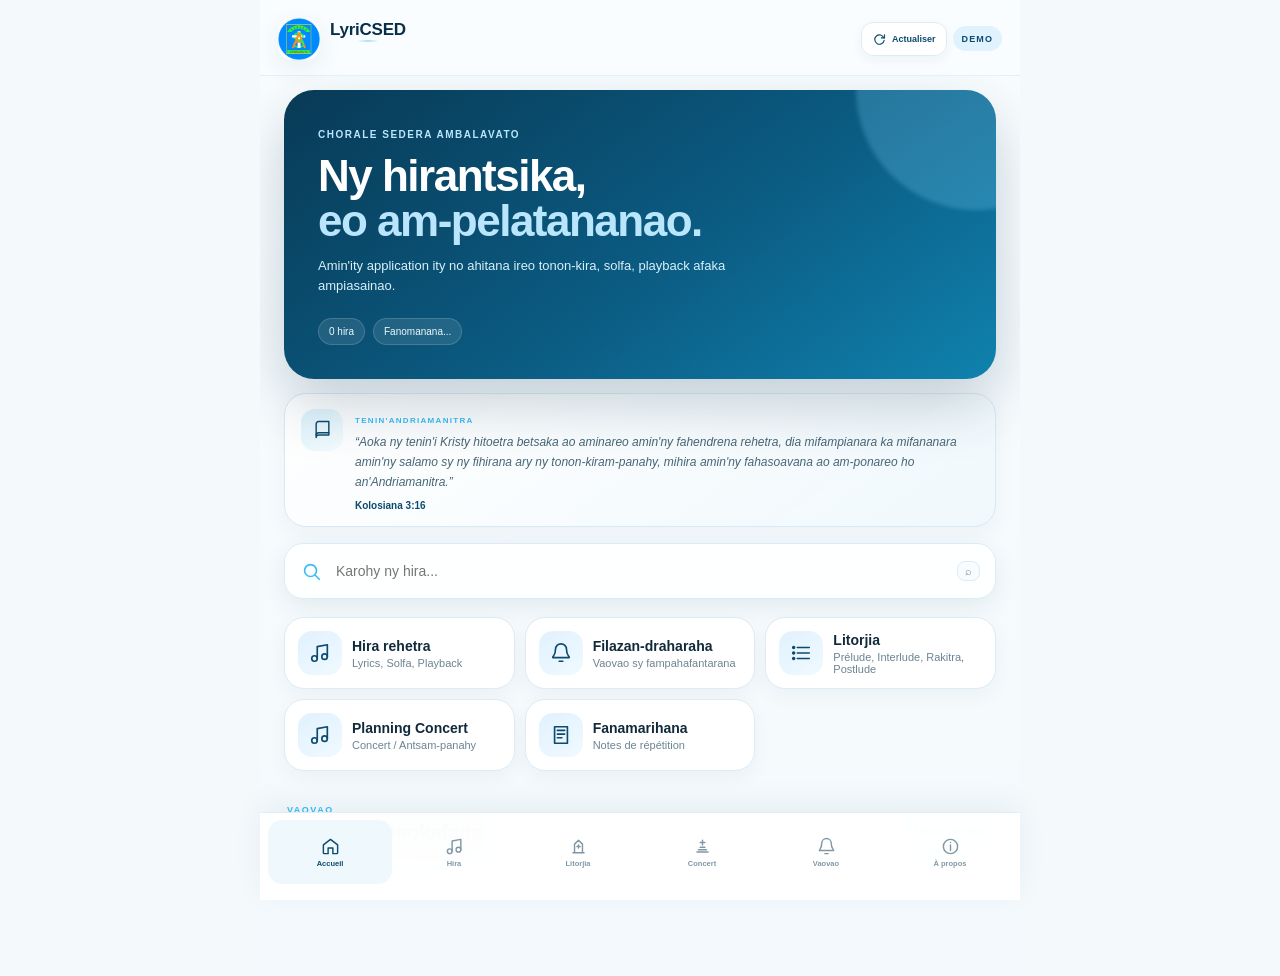
<file: index.html>
<!--
  LyriCSED - VERSION INDEX UNIQUE
  HTML + CSS + JavaScript sont regroupés dans ce seul fichier.
  Les contenus lourds/dynamiques restent séparés : images, lyrics, solfa, instrumentals, JSON, manifest et service worker.
-->
<!doctype html>
<html lang="mg">
<head>
  <meta charset="utf-8">
  <meta name="viewport" content="width=device-width,initial-scale=1,viewport-fit=cover">
  <meta name="theme-color" content="#0C4A6E">
  <meta name="color-scheme" content="light">
  <title>LyriCSED</title>
  <link rel="manifest" href="manifest.webmanifest">

  <!-- ============================================================
       LYRICSED - CSS PRINCIPAL
       Toutes les modifications visuelles se font ici.
       ============================================================ -->
  <style id="lyricsed-inline-style">
:root{
  --navy:#082F49;--navy2:#0C4A6E;--sky:#38BDF8;--sky2:#7DD3FC;--ice:#E0F2FE;
  --bg:#F4F9FC;--card:#FFFFFF;--ink:#102A3A;--muted:#6B8493;--line:#DDECF4;
  --shadow:0 18px 50px rgba(8,47,73,.10);--shadow-sm:0 8px 24px rgba(8,47,73,.08);
  --radius:24px;--safe-bottom:max(16px,env(safe-area-inset-bottom));
}
*{box-sizing:border-box}html{scroll-behavior:smooth;-webkit-text-size-adjust:100%}body{margin:0;background:var(--bg);color:var(--ink);font-family:-apple-system,BlinkMacSystemFont,"Segoe UI",Roboto,Helvetica,Arial,sans-serif;-webkit-tap-highlight-color:transparent}button,input,textarea{font:inherit}button{cursor:pointer}svg{width:22px;height:22px;fill:none;stroke:currentColor;stroke-width:1.8;stroke-linecap:round;stroke-linejoin:round}.svg-sprite{position:absolute;width:0;height:0;overflow:hidden}.app{min-height:100dvh;max-width:760px;margin:auto;background:linear-gradient(180deg,#F9FDFF 0%,#F3F9FC 100%);position:relative;overflow-x:hidden}.app-header{height:74px;padding:max(12px,env(safe-area-inset-top)) 18px 10px;display:flex;align-items:center;justify-content:space-between;position:sticky;top:0;z-index:40;background:rgba(249,253,255,.82);backdrop-filter:blur(18px);border-bottom:1px solid rgba(221,236,244,.75)}.brand-lockup{display:flex;align-items:center;gap:10px}.brand-mark{width:42px;height:42px;border-radius:14px;object-fit:cover;box-shadow:var(--shadow-sm)}.brand-lockup strong{display:block;font-size:17px;letter-spacing:-.25px}.brand-lockup span{display:block;margin-top:2px;color:var(--muted);font-size:10px}.demo-pill{display:inline-flex;align-items:center;justify-content:center;height:25px;padding:0 9px;border-radius:999px;background:var(--ice);color:var(--navy2);font-size:9px;font-weight:800;letter-spacing:1.1px}.demo-pill.large{height:30px;padding:0 12px}.main-content{padding:14px 16px calc(104px + var(--safe-bottom))}.view{display:none;animation:viewIn .28s ease}.view.active{display:block}@keyframes viewIn{from{opacity:0;transform:translateY(7px)}to{opacity:1;transform:none}}.hero-premium{position:relative;overflow:hidden;padding:26px 22px 22px;border-radius:30px;background:linear-gradient(145deg,#083A56 0%,#0B5B82 55%,#129CCB 130%);color:white;box-shadow:0 24px 60px rgba(8,47,73,.22)}.hero-glow{position:absolute;width:240px;height:240px;border-radius:50%;right:-100px;top:-120px;background:rgba(125,211,252,.25);filter:blur(2px)}.kicker{font-size:10px;letter-spacing:1.5px;font-weight:800;color:#BAE6FD}.hero-premium h1{font-size:clamp(30px,8vw,44px);line-height:1.03;letter-spacing:-1.5px;margin:11px 0 12px;max-width:520px}.hero-premium h1 em{font-style:normal;color:#BAE6FD}.hero-premium p{margin:0;max-width:480px;color:#D8F1FB;font-size:13px;line-height:1.55}.hero-meta{display:flex;gap:8px;flex-wrap:wrap;margin-top:22px}.hero-meta span{padding:7px 10px;border-radius:999px;background:rgba(255,255,255,.10);border:1px solid rgba(255,255,255,.15);font-size:10px;color:#ECF9FE}.search-card{height:56px;margin-top:16px;display:grid;grid-template-columns:24px 1fr auto;align-items:center;gap:10px;padding:0 15px;background:rgba(255,255,255,.94);border:1px solid var(--line);border-radius:19px;box-shadow:var(--shadow-sm)}.search-card svg{color:var(--sky)}.search-card input{width:100%;border:0;outline:0;background:transparent;color:var(--ink);font-size:14px}.search-card kbd{font-family:inherit;border:1px solid var(--line);background:#F8FCFE;color:var(--muted);padding:3px 7px;border-radius:8px;font-size:11px}.quick-grid{display:grid;grid-template-columns:1fr;gap:10px;margin-top:18px}.quick-card{width:100%;border:1px solid var(--line);background:var(--card);border-radius:20px;padding:13px;display:grid;grid-template-columns:44px 1fr 22px;align-items:center;gap:12px;text-align:left;color:var(--ink);box-shadow:0 7px 20px rgba(8,47,73,.045);transition:.2s}.quick-card:active{transform:scale(.985)}.quick-icon{width:44px;height:44px;border-radius:14px;display:grid;place-items:center;background:linear-gradient(145deg,#E0F2FE,#F0F9FF);color:var(--navy2)}.quick-card b{display:block;font-size:14px}.quick-card small{display:block;margin-top:3px;color:var(--muted);font-size:10px}.chev{color:#9AB0BC!important;width:18px!important}.section-head{display:flex;align-items:end;justify-content:space-between;gap:14px;margin:28px 3px 12px}.section-head span,.page-title>span{font-size:9px;letter-spacing:1.5px;font-weight:800;color:var(--sky)}.section-head h2{font-size:20px;margin:4px 0 0}.text-btn{border:0;background:transparent;color:var(--navy2);font-size:11px;font-weight:700;padding:8px}.recent-list{display:grid;gap:9px}.recent-song{display:grid;grid-template-columns:42px 1fr 30px;align-items:center;gap:11px;border:1px solid var(--line);background:white;border-radius:18px;padding:11px;text-align:left;color:var(--ink)}.recent-song .num{width:42px;height:42px;border-radius:13px;background:var(--ice);display:grid;place-items:center;color:var(--navy2);font-size:11px;font-weight:800}.recent-song strong{display:block;font-size:13px}.recent-song span{display:block;margin-top:2px;color:var(--muted);font-size:10px}.page-title{padding:8px 3px 3px}.page-title h1{margin:6px 0 5px;font-size:30px;letter-spacing:-1px}.page-title p{margin:0;color:var(--muted);font-size:12px;line-height:1.55}.chip-row{display:flex;gap:7px;overflow:auto;margin:14px -16px 0;padding:0 16px;scrollbar-width:none}.chip-row::-webkit-scrollbar{display:none}.chip{height:36px;padding:0 13px;border-radius:999px;border:1px solid var(--line);background:#fff;color:var(--muted);white-space:nowrap;font-size:11px;font-weight:700}.chip.active{background:var(--navy2);color:white;border-color:var(--navy2)}.library-meta{display:flex;justify-content:space-between;margin:17px 2px 9px;color:var(--muted);font-size:10px}.song-grid{display:grid;gap:10px}.song-card{position:relative;width:100%;border:1px solid var(--line);border-radius:20px;background:white;padding:14px;display:grid;grid-template-columns:48px 1fr 26px;gap:12px;align-items:center;text-align:left;color:var(--ink);box-shadow:0 6px 18px rgba(8,47,73,.035)}.song-card .song-num{width:48px;height:48px;border-radius:15px;display:grid;place-items:center;background:linear-gradient(145deg,#E0F2FE,#F0F9FF);color:var(--navy2);font-weight:800;font-size:12px}.song-card h3{margin:0;font-size:14px}.song-card p{margin:4px 0 0;color:var(--muted);font-size:10px}.song-tags{display:flex;gap:5px;margin-top:7px}.tiny-tag{padding:3px 6px;border-radius:6px;background:#F0F9FF;color:#0E7490;font-size:8px;font-weight:800}.song-card>.chev{justify-self:end}.song-topbar{display:grid;grid-template-columns:44px 1fr 44px;align-items:center;gap:10px}.circle-btn{width:44px;height:44px;border-radius:15px;border:1px solid var(--line);background:white;color:var(--navy2);display:grid;place-items:center;box-shadow:var(--shadow-sm)}.circle-btn.active{background:#E0F2FE;color:#E11D48}.circle-btn.active svg{fill:currentColor}.song-mini-title{text-align:center;min-width:0}.song-mini-title span{display:block;color:var(--sky);font-size:8px;letter-spacing:1.2px;font-weight:800}.song-mini-title strong{display:block;margin-top:2px;white-space:nowrap;overflow:hidden;text-overflow:ellipsis;font-size:12px}.song-hero{display:grid;grid-template-columns:72px 1fr;gap:15px;align-items:center;margin-top:18px}.song-art{position:relative;width:72px;height:72px;border-radius:22px;background:white;padding:5px;box-shadow:var(--shadow)}.song-art img{width:100%;height:100%;object-fit:cover;border-radius:18px}.playing-bars{display:none;position:absolute;left:7px;right:7px;bottom:7px;height:18px;align-items:flex-end;justify-content:center;gap:3px;border-radius:9px;background:rgba(8,47,73,.80);padding:4px}.playing-bars.active{display:flex}.playing-bars i{display:block;width:2px;background:#7DD3FC;border-radius:2px;animation:bar 1s ease-in-out infinite}.playing-bars i:nth-child(2){animation-delay:.14s}.playing-bars i:nth-child(3){animation-delay:.28s}.playing-bars i:nth-child(4){animation-delay:.42s}@keyframes bar{0%,100%{height:4px}50%{height:11px}}.content-badge{font-size:8px;letter-spacing:1px;color:var(--sky);font-weight:800}.song-heading h1{font-size:25px;line-height:1.08;letter-spacing:-.8px;margin:5px 0 5px}.song-heading p{margin:0;color:var(--muted);font-size:11px}.segmented-tabs{display:grid;grid-template-columns:repeat(3,1fr);gap:5px;margin-top:18px;padding:5px;background:#EAF4F9;border:1px solid #D9EAF2;border-radius:17px}.segment{height:42px;border:0;border-radius:12px;background:transparent;color:#668393;font-size:10px;font-weight:800;display:flex;align-items:center;justify-content:center;gap:5px}.segment svg{width:16px;height:16px}.segment.active{background:white;color:var(--navy2);box-shadow:0 5px 14px rgba(8,47,73,.08)}.song-content-card{margin-top:12px;background:white;border:1px solid var(--line);border-radius:24px;padding:17px;box-shadow:var(--shadow-sm)}.tab-panel{display:none;animation:viewIn .2s ease}.tab-panel.active{display:block}.reader-toolbar{display:flex;justify-content:space-between;align-items:center;margin-bottom:18px;color:var(--muted);font-size:10px}.reader-toolbar>div{display:flex;align-items:center;gap:6px}.reader-toolbar button{width:38px;height:32px;border:0;border-radius:10px;background:var(--ice);color:var(--navy2);font-weight:800}.reader-toolbar>div span{min-width:24px;text-align:center;font-weight:800;color:var(--ink)}.lyrics-text{white-space:pre-line;line-height:1.82;font-size:18px;color:#1B3949}.credits-card{display:none;margin-top:24px;padding:13px;border-radius:14px;background:#F5FAFD;border:1px solid var(--line);white-space:pre-line;color:var(--muted);font-size:10px;line-height:1.5}.solfa-view img{display:block;width:100%;height:auto;border-radius:16px;border:1px solid var(--line)}.empty-panel{text-align:center;padding:32px 12px}.empty-panel.hidden{display:none}.empty-icon{width:58px;height:58px;border-radius:18px;background:var(--ice);color:var(--navy2);display:grid;place-items:center;margin:0 auto 12px}.empty-panel h3{margin:0;font-size:18px}.empty-panel p{margin:6px 0 0;color:var(--muted);font-size:11px}.advanced-player{display:none}.advanced-player.active{display:block}.player-title-row{display:flex;justify-content:space-between;gap:12px;align-items:start}.player-title-row span,.mini-label{display:block;color:var(--sky);font-size:8px;letter-spacing:1.2px;font-weight:800}.player-title-row strong{display:block;margin-top:3px;font-size:15px}.offline-badge{padding:5px 7px!important;border-radius:999px;background:#ECFDF5;color:#047857!important;letter-spacing:0!important;font-size:8px!important}.transport{display:flex;align-items:center;justify-content:center;gap:22px;margin:22px 0 16px}.transport-btn{position:relative;width:46px;height:46px;border:0;background:#EFF8FC;color:var(--navy2);border-radius:50%;display:grid;place-items:center}.transport-btn small{position:absolute;font-size:7px;font-weight:800}.main-play{width:64px;height:64px;border:0;border-radius:50%;background:linear-gradient(145deg,var(--navy2),#0E7490);color:white;display:grid;place-items:center;box-shadow:0 14px 30px rgba(12,74,110,.25)}.main-play svg{width:27px;height:27px}.time-row{display:flex;justify-content:space-between;color:var(--muted);font-size:9px;margin-bottom:6px}.range{width:100%;accent-color:var(--navy2)}.volume-row{display:grid;grid-template-columns:22px 1fr 36px;align-items:center;gap:8px;margin-top:14px;color:var(--muted);font-size:9px}.volume-row svg{width:18px}.loop-card,.markers-card{margin-top:16px;padding:14px;border:1px solid var(--line);background:#F9FCFE;border-radius:17px}.loop-card p,.markers-card p{margin:4px 0 0;color:var(--muted);font-size:9px;line-height:1.45}.loop-controls{display:flex;flex-wrap:wrap;gap:6px;margin-top:12px}.loop-controls button{min-height:34px;padding:0 10px;border-radius:10px;border:1px solid var(--line);background:white;color:var(--navy2);font-size:9px;font-weight:800}.loop-controls button.active{background:var(--navy2);color:white;border-color:var(--navy2)}.loop-controls .ghost-btn{color:var(--muted)}.marker-list{display:flex;flex-wrap:wrap;gap:6px;margin-top:12px}.marker-chip{border:1px solid #CFE5EF;background:white;color:var(--navy2);border-radius:999px;padding:7px 10px;font-size:9px;font-weight:700}.marker-chip small{opacity:.6;margin-left:4px}.marker-add{display:grid;grid-template-columns:1fr auto;gap:7px;margin-top:10px}.marker-add input{min-width:0;border:1px solid var(--line);border-radius:11px;padding:9px 10px;outline:0;background:white;font-size:10px}.marker-add button{border:0;border-radius:11px;background:var(--navy2);color:white;padding:0 10px;font-size:9px;font-weight:800;display:flex;gap:5px;align-items:center}.marker-add button svg{width:14px}.song-note-card,.notes-card{margin-top:12px;background:white;border:1px solid var(--line);border-radius:22px;padding:15px;box-shadow:var(--shadow-sm)}.note-head{display:flex;justify-content:space-between;align-items:start;gap:12px}.note-head span{color:var(--sky);font-size:8px;font-weight:800;letter-spacing:1px}.note-head strong{display:block;margin-top:3px;font-size:13px}.note-head>span{color:#059669;letter-spacing:0}.song-note-card textarea,.notes-card textarea{width:100%;margin-top:12px;border:1px solid var(--line);border-radius:15px;padding:12px;resize:vertical;outline:0;background:#FBFDFE;color:var(--ink);font-size:12px;line-height:1.55}.persistent-player{display:none;position:sticky;top:8px;bottom:auto;z-index:35;margin:10px 0 12px;padding:9px 10px;border-radius:18px;background:rgba(8,47,73,.94);backdrop-filter:blur(14px);color:white;grid-template-columns:1fr 34px 42px 34px;align-items:center;gap:5px;box-shadow:0 15px 35px rgba(8,47,73,.26)}.persistent-player.active{display:grid}.mini-track{display:grid;grid-template-columns:36px 1fr;gap:8px;align-items:center;min-width:0}.mini-track img{width:36px;height:36px;border-radius:11px}.mini-track strong{display:block;white-space:nowrap;overflow:hidden;text-overflow:ellipsis;font-size:10px}.mini-track span{display:block;margin-top:2px;color:#BAE6FD;font-size:8px}.persistent-player button{border:0;background:transparent;color:white;display:grid;place-items:center}.mini-play{width:42px;height:42px!important;border-radius:50%!important;background:#38BDF8!important;color:#082F49!important}.announcement-list{display:grid;gap:10px;margin-top:18px}.announcement-card{border:1px solid var(--line);border-radius:20px;background:white;padding:15px;box-shadow:0 7px 20px rgba(8,47,73,.04)}.announcement-card .date{color:var(--sky);font-size:8px;font-weight:800;letter-spacing:1px}.announcement-card h3{margin:6px 0 5px;font-size:15px}.announcement-card p{margin:0;color:var(--muted);font-size:11px;line-height:1.6;white-space:pre-line}.empty-announcement{padding:34px 14px;text-align:center;border:1px dashed #CFE4EE;border-radius:20px;color:var(--muted);background:white}.empty-announcement svg{width:32px;height:32px;color:var(--sky);margin-bottom:8px}.about-hero{text-align:center;padding:22px 8px}.about-hero img{width:88px;height:88px;border-radius:28px;box-shadow:var(--shadow)}.about-hero .demo-pill{margin-top:14px}.about-hero h1{font-size:32px;margin:11px 0 6px;letter-spacing:-1px}.about-hero p{color:var(--muted);font-size:12px;line-height:1.6;margin:0}.about-card{display:flex;align-items:center;justify-content:space-between;background:white;border:1px solid var(--line);border-radius:20px;padding:14px 15px}.about-card span{display:block;color:var(--muted);font-size:9px}.about-card strong{display:block;margin-top:3px;font-size:14px}.about-card img{width:44px;height:44px;border-radius:14px;object-fit:cover}.about-meta{display:grid;grid-template-columns:repeat(3,1fr);gap:8px;margin-top:10px}.about-meta div{padding:12px 8px;text-align:center;background:white;border:1px solid var(--line);border-radius:16px}.about-meta span{display:block;color:var(--muted);font-size:8px}.about-meta strong{display:block;margin-top:4px;font-size:10px}.bottom-nav{position:fixed;left:50%;transform:translateX(-50%);bottom:0;z-index:60;width:min(760px,100%);height:calc(72px + var(--safe-bottom));padding:7px 8px var(--safe-bottom);display:grid;grid-template-columns:repeat(5,1fr);background:rgba(255,255,255,.94);backdrop-filter:blur(20px);border-top:1px solid rgba(221,236,244,.9);box-shadow:0 -8px 30px rgba(8,47,73,.06)}.nav-item{border:0;background:transparent;color:#8098A6;border-radius:14px;display:flex;flex-direction:column;align-items:center;justify-content:center;gap:3px;font-size:8px;font-weight:700}.nav-item svg{width:20px;height:20px}.nav-item.active{color:var(--navy2);background:#EFF8FC}.song-detail.active~.bottom-nav{}.toast{position:fixed;left:50%;transform:translate(-50%,20px);bottom:calc(88px + var(--safe-bottom));z-index:100;max-width:calc(100% - 40px);padding:9px 13px;border-radius:12px;background:#082F49;color:white;font-size:10px;opacity:0;pointer-events:none;transition:.22s}.toast.show{opacity:1;transform:translate(-50%,0)}#audio{position:absolute;width:1px;height:1px;opacity:.001;pointer-events:none}.loading-line{height:12px;border-radius:6px;background:linear-gradient(90deg,#EEF6FA,#DCEEF5,#EEF6FA);background-size:200% 100%;animation:shimmer 1.2s infinite}@keyframes shimmer{to{background-position:-200% 0}}@media(min-width:620px){.main-content{padding-left:24px;padding-right:24px}.quick-grid{grid-template-columns:repeat(3,1fr)}.quick-card{grid-template-columns:42px 1fr}.quick-card>.chev{display:none}.song-grid{grid-template-columns:1fr 1fr}.hero-premium{padding:34px}.song-content-card{padding:22px}}
.header-actions{display:flex;align-items:center;gap:7px}
.update-btn{
  height:34px;padding:0 10px;border:1px solid var(--line);border-radius:12px;
  background:rgba(255,255,255,.92);color:var(--navy2);display:flex;align-items:center;
  justify-content:center;gap:5px;font-size:9px;font-weight:800;box-shadow:0 4px 12px rgba(8,47,73,.05)
}
.update-btn svg{width:15px;height:15px}
.update-btn.loading svg{animation:refreshSpin .7s linear infinite}
.update-btn:disabled{opacity:.65;cursor:default}
@keyframes refreshSpin{to{transform:rotate(360deg)}}
@media(max-width:390px){
  .update-btn{width:36px;padding:0}
  .update-btn span{display:none}
}


/* LyriCSED v3 */
.verse-card{
  margin-top:14px;padding:15px 16px;border:1px solid #D7EAF3;border-radius:22px;
  background:linear-gradient(145deg,rgba(255,255,255,.97),rgba(239,248,252,.96));
  display:grid;grid-template-columns:42px 1fr;gap:12px;align-items:start;
  box-shadow:0 8px 24px rgba(8,47,73,.045)
}
.verse-mark{
  width:42px;height:42px;border-radius:14px;background:linear-gradient(145deg,#DDF3FC,#F4FBFE);
  color:var(--navy2);display:grid;place-items:center
}
.verse-mark svg{width:19px;height:19px}
.verse-label{font-size:8px;letter-spacing:1.3px;font-weight:800;color:var(--sky)}
.verse-card p{margin:6px 0 8px;color:#476777;font-size:11px;line-height:1.65;font-style:italic}
.verse-card strong{display:block;color:var(--navy2);font-size:10px}

.marker-item{
  display:inline-flex;align-items:stretch;border:1px solid #CFE5EF;background:#fff;
  border-radius:999px;overflow:hidden
}
.marker-item .marker-chip{
  border:0;border-radius:0;background:transparent;padding:7px 8px 7px 10px
}
.marker-delete{
  width:28px;border:0;border-left:1px solid #E3EFF4;background:#F8FCFE;color:#78909E;
  display:grid;place-items:center;padding:0
}
.marker-delete svg{width:13px;height:13px}
.marker-delete:active{background:#FEE2E2;color:#B91C1C}


/* LyriCSED v4 - offline first */
.sync-overlay{
  position:fixed;inset:0;z-index:9999;background:rgba(4,32,48,.56);
  backdrop-filter:blur(10px);-webkit-backdrop-filter:blur(10px);
  display:grid;place-items:center;padding:22px
}
.sync-overlay.hidden{display:none}
.sync-modal{
  width:min(100%,360px);background:rgba(255,255,255,.98);border:1px solid rgba(255,255,255,.75);
  border-radius:28px;padding:24px;box-shadow:0 28px 80px rgba(5,47,73,.25);text-align:center
}
.sync-logo{
  width:66px;height:66px;margin:0 auto 12px;border-radius:20px;background:#EFF9FD;
  display:grid;place-items:center;box-shadow:inset 0 0 0 1px #D7ECF5
}
.sync-logo img{width:48px;height:48px;object-fit:contain}
.sync-kicker{font-size:8px;letter-spacing:1.6px;font-weight:900;color:#2A8AB8}
.sync-modal h2{margin:7px 0 7px;color:var(--navy2);font-size:20px}
.sync-modal p{margin:0 auto;color:#66808F;font-size:11px;line-height:1.6;max-width:290px}
.sync-progress{height:8px;background:#E7F2F7;border-radius:999px;overflow:hidden;margin:20px 0 8px}
.sync-progress i{
  display:block;width:0;height:100%;border-radius:inherit;
  background:linear-gradient(90deg,#38A9DC,#0C628D);transition:width .25s ease
}
.sync-meta{display:flex;justify-content:space-between;color:#718A97;font-size:9px;font-weight:800}
.sync-retry{
  margin-top:18px;border:0;border-radius:14px;background:#0C4A6E;color:white;
  padding:11px 16px;font-size:11px;font-weight:800
}
.sync-retry.hidden{display:none}


/* LyriCSED v5 - Playlists & Planning */
.planner-switch{
  display:grid;grid-template-columns:1fr 1fr;gap:5px;margin:16px 0 14px;padding:5px;
  border:1px solid var(--line);border-radius:17px;background:#EFF7FA
}
.planner-tab{min-height:42px;border:0;border-radius:13px;background:transparent;color:#6E8794;font-size:10px;font-weight:800;padding:8px}
.planner-tab.active{background:#fff;color:var(--navy2);box-shadow:0 5px 14px rgba(8,47,73,.07)}
.planner-panel{display:none}.planner-panel.active{display:block}
.planner-intro{padding:18px;border-radius:22px;background:linear-gradient(145deg,#083A56,#0B668F);color:white;margin-bottom:13px;box-shadow:0 14px 34px rgba(8,47,73,.16)}
.planner-intro .mini-label{color:#BAE6FD}.planner-intro h2{margin:5px 0 7px;font-size:19px}.planner-intro p{margin:0;color:#D8F1FB;font-size:10px;line-height:1.55}
.playlist-section{border:1px solid var(--line);border-radius:22px;background:#fff;padding:13px;margin:10px 0;box-shadow:0 7px 22px rgba(8,47,73,.045)}
.playlist-section-head{display:flex;align-items:center;justify-content:space-between;gap:10px}
.playlist-section-head>div{display:flex;align-items:center;gap:10px;min-width:0}
.playlist-section-head>div>span{width:34px;height:34px;border-radius:11px;background:#E8F6FC;color:var(--navy2);display:grid;place-items:center;font-size:10px;font-weight:900;flex:0 0 auto}
.playlist-section-head h3{margin:0;color:var(--ink);font-size:13px}.playlist-section-head p{margin:3px 0 0;color:var(--muted);font-size:8px}
.section-play{height:34px;border:1px solid #D9EBF3;border-radius:11px;background:#F6FBFD;color:var(--navy2);display:flex;align-items:center;gap:5px;padding:0 9px;font-size:8px;font-weight:800}
.section-play svg{width:13px;height:13px}
.playlist-items{display:grid;gap:7px;margin-top:11px}
.playlist-empty{border:1px dashed #D6E7EE;border-radius:13px;padding:12px;color:#8AA0AB;font-size:9px;text-align:center;background:#FAFDFE}
.playlist-track{display:grid;grid-template-columns:30px 1fr auto;align-items:center;gap:9px;padding:8px;border-radius:14px;background:#F7FBFD;border:1px solid #E5F0F4}
.playlist-track-num{width:30px;height:30px;border-radius:10px;background:#fff;color:var(--navy2);display:grid;place-items:center;font-size:8px;font-weight:900}
.playlist-track-copy{min-width:0}.playlist-track-copy strong{display:block;white-space:nowrap;overflow:hidden;text-overflow:ellipsis;font-size:10px;color:var(--ink)}
.playlist-track-copy span{display:block;margin-top:2px;color:#8298A3;font-size:7px;white-space:nowrap;overflow:hidden;text-overflow:ellipsis}
.playlist-track-actions{display:flex;align-items:center;gap:3px}.playlist-track-actions button{width:28px;height:28px;border:0;border-radius:9px;background:#fff;color:#6F8793;display:grid;place-items:center}
.playlist-track-actions button svg{width:13px;height:13px}.playlist-track-actions .remove-track{color:#B45353}
.playlist-add-row{display:grid;grid-template-columns:1fr 1fr;gap:7px;margin-top:10px}
.playlist-add-row button{min-height:38px;border:1px solid #D9EAF1;border-radius:12px;background:#fff;color:var(--navy2);display:flex;align-items:center;justify-content:center;gap:6px;font-size:9px;font-weight:800}
.playlist-add-row button svg{width:15px;height:15px}
.play-event-btn{width:100%;border:0;border-radius:19px;background:linear-gradient(135deg,#0B5B82,#1598C4);color:white;padding:13px 16px;margin:13px 0 8px;display:grid;grid-template-columns:42px 1fr;gap:11px;align-items:center;text-align:left;box-shadow:0 12px 28px rgba(11,91,130,.18)}
.play-event-btn>svg{width:42px;height:42px;padding:11px;border-radius:14px;background:rgba(255,255,255,.13)}
.play-event-btn strong{display:block;font-size:12px}.play-event-btn small{display:block;margin-top:3px;color:#D5EEF7;font-size:8px}
.event-player{display:none;position:sticky;top:8px;z-index:35;margin:13px 0;padding:14px;border-radius:22px;background:rgba(7,51,74,.97);color:white;box-shadow:0 18px 44px rgba(5,47,73,.24);backdrop-filter:blur(18px)}
.event-player.active{display:block}
.event-player-head{display:flex;justify-content:space-between;align-items:center;gap:10px}.event-player-head>div{min-width:0}
.event-player-head span{display:block;font-size:7px;letter-spacing:1.2px;font-weight:800;color:#8FD6F3}.event-player-head strong{display:block;margin-top:3px;font-size:12px;white-space:nowrap;overflow:hidden;text-overflow:ellipsis}
.event-stop{width:30px;height:30px;border:0;border-radius:10px;background:rgba(255,255,255,.10);color:white;display:grid;place-items:center}.event-stop svg{width:14px;height:14px}
.event-player-controls{display:flex;align-items:center;justify-content:center;gap:20px;margin:15px 0 10px}.event-player-controls button{width:38px;height:38px;border:0;border-radius:50%;background:rgba(255,255,255,.10);color:white;display:grid;place-items:center}
.event-player-controls button svg{width:17px;height:17px}.event-player-controls .event-main-play{width:52px;height:52px;background:#fff;color:#0B5B82}.event-player-controls .event-main-play svg{width:22px;height:22px}
.event-time-row{display:flex;justify-content:space-between;font-size:8px;color:#C7E8F4;margin-bottom:3px}.event-player .range{accent-color:#7DD3FC}
.event-volume{display:grid;grid-template-columns:20px 1fr 36px;align-items:center;gap:7px;margin-top:9px;color:#C7E8F4;font-size:8px}.event-volume svg{width:15px;height:15px}
.event-queue-meta{display:flex;justify-content:space-between;gap:10px;margin-top:9px;padding-top:9px;border-top:1px solid rgba(255,255,255,.10);font-size:7px;color:#99D7EF}
.playlist-storage-note{display:grid;grid-template-columns:34px 1fr;gap:10px;align-items:start;margin-top:14px;padding:13px;border-radius:17px;background:#EFF9FD;color:#51717F}
.playlist-storage-note>svg{width:34px;height:34px;padding:8px;border-radius:11px;background:#fff;color:var(--navy2)}.playlist-storage-note strong{font-size:10px;color:var(--navy2)}.playlist-storage-note p{margin:3px 0 0;font-size:8px;line-height:1.5}
.picker-overlay{position:fixed;inset:0;z-index:500;background:rgba(5,38,55,.48);backdrop-filter:blur(7px);display:flex;align-items:flex-end;justify-content:center}
.picker-overlay.hidden{display:none}.picker-sheet{width:min(760px,100%);max-height:78vh;background:#F8FCFE;border-radius:26px 26px 0 0;padding:16px 16px calc(20px + var(--safe-bottom));box-shadow:0 -20px 60px rgba(5,38,55,.2);overflow:auto}
.picker-head{display:flex;justify-content:space-between;align-items:center}.picker-head span{font-size:8px;letter-spacing:1.4px;font-weight:900;color:var(--sky)}.picker-head h2{font-size:18px;margin:3px 0 0}.picker-head button{width:36px;height:36px;border:0;border-radius:12px;background:#EAF5F9;color:var(--navy2);display:grid;place-items:center}.picker-head button svg{width:15px;height:15px}
.picker-search{margin-top:13px}.picker-list{display:grid;gap:7px;margin-top:10px}
.picker-song{width:100%;border:1px solid #E0EDF2;border-radius:14px;background:#fff;padding:10px;display:grid;grid-template-columns:34px 1fr 30px;align-items:center;gap:9px;text-align:left}
.picker-song .picker-num{width:34px;height:34px;border-radius:11px;background:#EAF7FC;color:var(--navy2);display:grid;place-items:center;font-size:8px;font-weight:900}.picker-song strong{display:block;font-size:10px;color:var(--ink)}.picker-song small{display:block;margin-top:2px;color:var(--muted);font-size:8px}.picker-song>svg{width:17px;height:17px;color:#7CA1B2}
.file-picker-hidden,#playlistAudio{position:absolute;width:1px;height:1px;opacity:.001;pointer-events:none}
@media(max-width:390px){
  .playlist-track{grid-template-columns:28px 1fr auto}.playlist-track-actions button{width:25px;height:25px}
}


/* LyriCSED v6 - Liturgie & Concert séparés */
.app-header{
  position:sticky!important;
  top:0!important;
  z-index:90!important;
  min-height:76px;
}
.header-actions{gap:6px;min-width:0}
.header-playback{
  max-width:190px;height:40px;padding:4px 6px 4px 4px;border:1px solid #CFE5EF;border-radius:14px;
  background:rgba(255,255,255,.96);display:flex;align-items:center;gap:6px;color:var(--navy2);
  box-shadow:0 6px 18px rgba(8,47,73,.07);min-width:0
}
.header-playback.hidden{display:none}
.header-disc{
  width:30px;height:30px;border-radius:50%;display:grid;place-items:center;flex:0 0 auto;
  background:#E8F7FC;overflow:hidden;box-shadow:inset 0 0 0 1px #D2EAF3
}
.header-disc img{width:24px;height:24px;border-radius:50%;object-fit:cover}
.header-playback.playing .header-disc{animation:discSpin 2.4s linear infinite}
.header-playback.waiting .header-disc{animation:none;opacity:.75}
@keyframes discSpin{to{transform:rotate(360deg)}}
.header-playback-copy{display:block;min-width:0;text-align:left;flex:1}
.header-playback-copy small{display:block;font-size:7px;letter-spacing:.9px;color:#4096BA;font-weight:900}
.header-playback-copy strong{display:block;font-size:9px;white-space:nowrap;overflow:hidden;text-overflow:ellipsis}
.header-playback-toggle{
  width:27px;height:27px;border-radius:9px;background:#EAF7FC;display:grid;place-items:center;flex:0 0 auto
}
.header-playback-toggle svg{width:13px;height:13px}

.global-event-player{
  display:none;position:sticky;top:76px;z-index:70;margin:0 auto;
  width:min(760px,100%);padding:12px 16px 13px;
  background:linear-gradient(145deg,rgba(7,51,74,.985),rgba(10,83,117,.985));
  color:#fff;box-shadow:0 14px 32px rgba(5,47,73,.20);backdrop-filter:blur(18px)
}
.global-event-player.active{display:block}
.global-event-player .event-player-head strong{font-size:14px}
.global-event-player .event-player-head small{display:block;margin-top:4px;color:#BFE7F6;font-size:9px;white-space:nowrap;overflow:hidden;text-overflow:ellipsis}
.global-event-player .event-player-controls{margin:10px 0 7px}
.global-event-player .event-main-play{width:48px;height:48px}
.global-event-player .event-volume{margin-top:7px}
.global-event-player .event-queue-meta{font-size:9px}

.event-countdown{
  margin-top:10px;padding:10px 11px;border-radius:14px;background:rgba(255,255,255,.10);
  display:flex;align-items:center;justify-content:space-between;gap:10px
}
.event-countdown.hidden{display:none}
.event-countdown span{display:block;color:#A8DDF1;font-size:7px;letter-spacing:1px;font-weight:900}
.event-countdown strong{display:block;margin-top:2px;font-size:13px}
.event-countdown button{
  border:0;border-radius:11px;background:#fff;color:#0B5B82;padding:9px 10px;font-size:9px;font-weight:900
}
.up-next{margin-top:10px;padding-top:10px;border-top:1px solid rgba(255,255,255,.11)}
.up-next>span{display:block;color:#89D5F1;font-size:7px;letter-spacing:1.1px;font-weight:900;margin-bottom:5px}
#eventUpcomingList{display:grid;gap:4px}
#eventUpcomingList>small{font-size:8px;color:#B9DDEB}
.up-next-item{display:grid;grid-template-columns:24px 1fr;align-items:center;gap:7px}
.up-next-item span{
  width:24px;height:22px;border-radius:7px;background:rgba(255,255,255,.10);
  display:grid;place-items:center;color:#CDECF7;font-size:7px;font-weight:900
}
.up-next-item strong{font-size:9px;white-space:nowrap;overflow:hidden;text-overflow:ellipsis}

.delay-settings{
  margin:15px 0 13px;padding:14px;border:1px solid var(--line);border-radius:20px;background:#fff;
  display:grid;grid-template-columns:1fr auto;align-items:center;gap:10px;box-shadow:0 7px 20px rgba(8,47,73,.04)
}
.delay-settings>div:first-child{min-width:0}
.delay-settings .mini-label{display:block;color:#2997C3;font-size:9px;letter-spacing:1px;font-weight:900}
.delay-settings strong{display:block;margin-top:4px;font-size:13px}
.delay-settings select{
  min-height:38px;border:1px solid #D4E8F0;border-radius:12px;background:#F8FCFE;color:var(--navy2);
  padding:0 9px;font-size:10px;font-weight:800
}
.custom-delay{grid-column:1/-1;display:flex;align-items:center;gap:8px;padding-top:4px}
.custom-delay.hidden{display:none}
.custom-delay input{
  width:92px;height:38px;border:1px solid #D4E8F0;border-radius:12px;padding:0 10px;outline:0;
  font-size:12px;color:var(--ink);background:#fff
}
.custom-delay span{font-size:10px;color:var(--muted)}

.playlist-section-head h3{font-size:15px}
.playlist-section-head p{font-size:10px;line-height:1.35}
.section-play{font-size:10px;min-height:36px}
.playlist-empty{font-size:11px}
.playlist-track{grid-template-columns:32px minmax(0,1fr) auto;padding:10px;gap:10px}
.playlist-track-num{width:32px;height:32px;font-size:9px}
.playlist-track-copy strong{font-size:12px}
.playlist-track-copy>span{font-size:9px}
.playlist-track-actions button{width:31px;height:31px}
.playlist-add-row button{min-height:42px;font-size:10px}
.play-event-btn strong{font-size:13px}.play-event-btn small{font-size:9px;line-height:1.35}

.track-delay{display:flex;align-items:center;gap:6px;margin-top:7px}
.track-delay>span{font-size:8px!important;color:#6D8794!important;font-weight:800}
.track-delay select{
  height:28px;border:1px solid #D8E9F0;border-radius:9px;background:#fff;color:#345D70;
  padding:0 6px;font-size:8px;font-weight:800
}

.bottom-nav{grid-template-columns:repeat(6,1fr)}
.nav-item{font-size:7.5px}
.nav-item svg{width:19px;height:19px}

.reader-toolbar{align-items:center}
.font-controls{display:flex!important;align-items:center!important;gap:7px!important}
.font-control{
  width:38px!important;height:38px!important;border:1px solid #D3E7EF!important;border-radius:12px!important;
  background:linear-gradient(145deg,#fff,#EEF8FC)!important;color:var(--navy2)!important;
  display:flex!important;align-items:center!important;justify-content:center!important;gap:1px!important;
  box-shadow:0 5px 14px rgba(8,47,73,.06)!important
}
.font-control svg{width:12px;height:12px}
.font-control span{font-size:10px!important;font-weight:900!important;color:inherit!important}
.font-control:active{transform:scale(.94)}
.font-size-pill{
  min-width:34px;height:30px;padding:0 8px;border-radius:999px;background:#EAF6FB;
  display:grid!important;place-items:center;color:var(--navy2)!important;font-size:10px!important;font-weight:900
}

/* Better global phone readability */
.page-title p{font-size:13px}
.quick-card small{font-size:11px}
.song-card p{font-size:11px}
.song-card h3{font-size:15px}
.planner-intro p{font-size:11px}
.playlist-storage-note p{font-size:10px!important}
.verse-card p{font-size:12px}

.mini-player-overlay{
  position:fixed;inset:0;z-index:800;background:rgba(5,38,55,.48);backdrop-filter:blur(8px);
  display:flex;align-items:flex-end;justify-content:center
}
.mini-player-overlay.hidden{display:none}
.mini-player-sheet{
  width:min(760px,100%);padding:18px 18px calc(20px + var(--safe-bottom));
  border-radius:28px 28px 0 0;background:#F9FDFF;box-shadow:0 -20px 60px rgba(5,38,55,.23)
}
.mini-player-sheet-head{display:flex;align-items:flex-start;justify-content:space-between;gap:14px}
.mini-player-sheet-head>div{min-width:0}
.mini-player-sheet-head span{display:block;color:#3098C2;font-size:8px;letter-spacing:1.2px;font-weight:900}
.mini-player-sheet-head strong{display:block;margin-top:4px;font-size:17px;white-space:nowrap;overflow:hidden;text-overflow:ellipsis}
.mini-player-sheet-head small{display:block;margin-top:4px;color:var(--muted);font-size:10px;white-space:nowrap;overflow:hidden;text-overflow:ellipsis}
.mini-player-sheet-head>button{
  width:36px;height:36px;border:0;border-radius:12px;background:#EAF5F9;color:var(--navy2);display:grid;place-items:center
}
.mini-global-controls{display:flex;align-items:center;justify-content:center;gap:22px;margin:24px 0 16px}
.mini-global-controls button{
  width:46px;height:46px;border:0;border-radius:50%;background:#E8F5FA;color:var(--navy2);display:grid;place-items:center
}
.mini-global-controls .mini-global-main{
  width:62px;height:62px;background:linear-gradient(145deg,#0B5B82,#1598C4);color:#fff;box-shadow:0 12px 28px rgba(11,91,130,.22)
}
.mini-return-player{
  width:100%;min-height:44px;border:1px solid #D3E7EF;border-radius:14px;background:#fff;color:var(--navy2);
  font-size:11px;font-weight:900
}

@media(max-width:520px){
  .brand-lockup span{display:none}
  .header-playback{max-width:145px}
  .header-playback-copy small{display:none}
  .update-btn{width:34px;padding:0}
  .update-btn span{display:none}
  .demo-pill{display:none}
  .global-event-player{top:74px}
}
@media(max-width:390px){
  .header-playback{max-width:132px}
  .header-playback-copy strong{font-size:8px}
  .playlist-track-actions{gap:2px}
  .playlist-track-actions button{width:29px;height:29px}
  .delay-settings{grid-template-columns:1fr}
  .delay-settings select{width:100%}
  .nav-item span{font-size:7px}
}


/* LyriCSED v8 - fusion complète, zoom HTML et lecteur compact */
.segment.disabled,.segment:disabled{opacity:.38;pointer-events:none;filter:grayscale(.35)}
.reader-zoom-bar{
  margin:10px 0 12px;padding:9px 10px;border:1px solid #D8EAF2;border-radius:16px;background:rgba(255,255,255,.94);
  display:flex;align-items:center;justify-content:space-between;gap:10px;box-shadow:0 6px 18px rgba(8,47,73,.04)
}
.reader-zoom-bar.hidden{display:none}
.reader-zoom-bar>span{display:flex;align-items:center;gap:6px;color:#64808D;font-size:10px;font-weight:800}
.reader-zoom-bar>span svg{width:15px;height:15px;color:#1689B5}
.reader-zoom-actions{display:flex;align-items:center;gap:5px}
.reader-zoom-actions button{
  min-width:36px;height:34px;border:1px solid #D5E7EF;border-radius:11px;background:linear-gradient(145deg,#fff,#EFF8FC);
  color:#0B536F;display:flex;align-items:center;justify-content:center;gap:5px;box-shadow:0 4px 11px rgba(8,47,73,.05);transition:.14s
}
.reader-zoom-actions button:active{transform:scale(.93);background:#E3F4FB}
.reader-zoom-actions button svg{width:15px;height:15px}
.reader-zoom-actions .zoom-reset{min-width:68px;padding:0 8px}
.reader-zoom-actions .zoom-reset strong{font-size:9px}
.solfa-view{overflow:auto;-webkit-overflow-scrolling:touch;padding-bottom:4px}
.solfa-view img{transition:width .18s ease;margin:0 auto}

/* Compact player, always separated above Liturgie/Concert */
.global-event-player{
  padding:9px 12px 10px!important;border-radius:0 0 18px 18px;background:linear-gradient(145deg,rgba(6,54,78,.99),rgba(7,101,139,.99))!important
}
.global-event-player .event-player-head{position:relative;padding-right:122px;min-height:36px}
.global-event-player .event-player-head>div{min-width:0}
.global-event-player .event-player-head>div>span{font-size:7px!important}
.global-event-player .event-player-head strong{display:block;font-size:12px!important;white-space:nowrap;overflow:hidden;text-overflow:ellipsis}
.global-event-player .event-player-head small{font-size:8px!important;margin-top:2px!important}
.global-event-player .event-stop{position:absolute;right:0;top:1px;width:29px;height:29px}
.global-event-player .event-player-controls{position:absolute;right:35px;top:8px;margin:0!important;gap:3px!important}
.global-event-player .event-player-controls button{width:28px;height:28px}
.global-event-player .event-player-controls .event-main-play{width:34px!important;height:34px!important}
.global-event-player .event-time-row{font-size:8px;margin-top:6px;margin-bottom:3px}
.global-event-player .range{height:4px}
.global-event-player .event-volume{display:grid;grid-template-columns:16px 1fr 34px;gap:5px;margin-top:4px!important;font-size:8px}
.global-event-player .event-volume svg{width:14px}
.global-event-player .event-countdown{margin-top:6px;padding:7px 8px;border-radius:11px}
.global-event-player .event-countdown span{font-size:6px}.global-event-player .event-countdown strong{font-size:11px}
.global-event-player .event-countdown button{padding:7px 8px;font-size:8px;border-radius:9px}
.global-event-player .up-next{margin-top:6px;padding-top:6px}
.global-event-player .up-next>span{font-size:6px;margin-bottom:3px}
.global-event-player #eventUpcomingList{display:flex;gap:5px;overflow:auto;padding-bottom:1px}
.global-event-player .up-next-item{flex:0 0 auto;display:flex;gap:5px;max-width:180px;padding:4px 7px;border-radius:9px;background:rgba(255,255,255,.08)}
.global-event-player .up-next-item span{width:18px;height:18px;border-radius:6px;font-size:6px}
.global-event-player .up-next-item strong{font-size:8px;max-width:130px}
.global-event-player .event-queue-meta{margin-top:5px;font-size:7px!important}

/* Header playback indicator: compact, visible for song playback and event playlist */
.header-playback{max-width:170px!important}
.header-playback-copy strong{font-size:9px!important}
.header-playback.playing .header-disc{animation:discSpin 2.1s linear infinite}
.header-playback:not(.playing) .header-disc{animation-play-state:paused}

/* About links */
.about-link{text-decoration:none;color:inherit;cursor:pointer}
.about-link-icon{width:42px;height:42px;border-radius:14px;background:#EEF8FC;color:#0B668F;display:grid!important;place-items:center}
.about-link-icon svg{width:19px;height:19px}
.about-socials{display:grid;gap:8px;margin-top:10px}
.social-link{min-height:48px;border:1px solid var(--line);border-radius:16px;background:#fff;color:var(--navy2);display:flex;align-items:center;gap:11px;padding:0 13px;text-align:left;box-shadow:0 5px 14px rgba(8,47,73,.035)}
.social-link svg{width:20px;height:20px;color:#1877F2;fill:currentColor;stroke:none}
.social-link strong{font-size:11px}
.pending-social{opacity:.72}

/* Readability */
.song-card p,.playlist-track-copy>span,.quick-card small,.about-hero p{font-size:11px!important}
.song-card h3{font-size:15px!important}
.lyrics-text{line-height:1.78}

@media(max-width:420px){
  .header-playback{max-width:128px!important}
  .reader-zoom-bar>span{font-size:9px}
  .reader-zoom-actions button{min-width:34px;height:32px}
  .global-event-player .event-player-head{padding-right:112px}
}


/* LyriCSED v9 - comptes officiels */
.about-social-heading{
  margin-top:16px;padding:0 3px 4px;display:flex;align-items:end;justify-content:space-between;gap:12px
}
.about-social-heading span{
  font-size:8px;letter-spacing:1.2px;font-weight:900;color:#3497BC
}
.about-social-heading strong{
  font-size:10px;color:var(--navy2);text-align:right
}
.social-link{text-decoration:none}
.social-link:active{transform:scale(.985)}


/* LyriCSED v11 - lecteur audio global */
.header-mini-time{display:block;margin-top:1px;font-size:7px;color:#6A8794;font-weight:800;white-space:nowrap}
.mini-global-progress{margin-top:16px}
.mini-global-time{display:flex;justify-content:space-between;margin-bottom:6px;color:#66808F;font-size:9px;font-weight:800}
.mini-global-progress .range{width:100%}
.mini-global-controls button:disabled,.event-player-controls button:disabled{opacity:.32;pointer-events:none}
.tiny-tag.muted{opacity:.6}
.playlist-section-icon{width:44px!important;height:44px!important;border-radius:14px!important;display:grid!important;place-items:center!important;background:#E9F6FB!important;color:#0B658E!important}
.playlist-section-icon svg{width:21px;height:21px}

/* Concert : trois accents distincts mais sobres */
#concertView .playlist-section[data-playlist-section="part1"]{border-color:#B9E5EC;box-shadow:0 8px 24px rgba(14,138,168,.08)}
#concertView .playlist-section[data-playlist-section="part1"] .playlist-section-icon{background:#E4F7FA!important;color:#0E8AA8!important}
#concertView .playlist-section[data-playlist-section="part1"] h3{color:#0A718B}
#concertView .playlist-section[data-playlist-section="part1"] .section-play{color:#0A718B;border-color:#B9E5EC}
#concertView .playlist-section[data-playlist-section="part2"]{border-color:#F1D7A7;box-shadow:0 8px 24px rgba(193,126,19,.07)}
#concertView .playlist-section[data-playlist-section="part2"] .playlist-section-icon{background:#FFF4DF!important;color:#B97812!important}
#concertView .playlist-section[data-playlist-section="part2"] h3{color:#99620D}
#concertView .playlist-section[data-playlist-section="part2"] .section-play{color:#99620D;border-color:#F1D7A7}
#concertView .playlist-section[data-playlist-section="part3"]{border-color:#DCCCF2;box-shadow:0 8px 24px rgba(112,78,166,.07)}
#concertView .playlist-section[data-playlist-section="part3"] .playlist-section-icon{background:#F2EBFC!important;color:#7552A8!important}
#concertView .playlist-section[data-playlist-section="part3"] h3{color:#62458F}
#concertView .playlist-section[data-playlist-section="part3"] .section-play{color:#62458F;border-color:#DCCCF2}

/* Lecteur compact au-dessus des playlists */
.global-event-player{padding-top:10px!important;padding-bottom:10px!important}
.global-event-player .event-player-controls{margin:7px 0 5px!important}
.global-event-player .event-main-play{width:44px!important;height:44px!important}
.global-event-player .up-next{margin-top:7px!important;padding-top:7px!important}
.global-event-player .event-countdown{margin-top:7px!important;padding:8px 10px!important}

/* Normal-case visual labels */
.page-title>span,.mini-label,.playlist-section-head h3{text-transform:none!important;letter-spacing:.3px}

@media(max-width:420px){
  .header-playback{max-width:150px!important}
  .header-mini-time{font-size:6.5px}
  .global-event-player{padding-left:12px!important;padding-right:12px!important}
}

.page-icon-label{display:inline-flex!important;align-items:center;gap:6px}
.page-icon-label svg{width:14px;height:14px}


/* LyriCSED v12 - contenu Hira adaptatif */
.segmented-tabs[data-count="1"]{grid-template-columns:1fr}
.segmented-tabs[data-count="2"]{grid-template-columns:repeat(2,1fr)}
.segmented-tabs[data-count="3"]{grid-template-columns:repeat(3,1fr)}.segmented-tabs[data-count="4"]{grid-template-columns:repeat(4,minmax(0,1fr))}
.segmented-tabs.no-tabs{display:none}
.segment[hidden]{display:none!important}

.tiny-tag.lyrics{background:#EAF7FC;color:#11658A}
.tiny-tag.instrumental{background:#EDF7F1;color:#2B7651}.tiny-tag.hira{background:#F4E8FD;color:#7543A3}
.tiny-tag.solfa{background:#F2EEFC;color:#674AA0}

/* LyriCSED v12 - dialogues intégrés */
.native-choice-overlay{
  position:fixed;inset:0;z-index:12000;
  display:flex;align-items:flex-end;justify-content:center;
  padding:18px;
  background:rgba(5,37,54,.48);
  backdrop-filter:blur(8px);
  -webkit-backdrop-filter:blur(8px)
}
.native-choice-overlay.hidden{display:none}
.native-choice-sheet{
  width:min(100%,430px);
  padding:22px;
  border:1px solid rgba(255,255,255,.75);
  border-radius:28px;
  background:rgba(250,253,255,.99);
  box-shadow:0 24px 70px rgba(5,38,55,.24);
  text-align:center
}
.native-choice-sheet.compact{max-width:390px}
.native-choice-icon{
  width:52px;height:52px;margin:0 auto 10px;
  border-radius:17px;
  display:grid;place-items:center;
  background:#EAF6FB;color:#0D668F
}
.native-choice-icon.facebook{
  background:#EAF1FF;color:#1877F2
}
.native-choice-icon svg{width:23px;height:23px}
.native-choice-kicker{
  display:block;
  color:#3E91B5;
  font-size:8px;
  letter-spacing:1.4px;
  font-weight:900
}
.native-choice-sheet h3{
  margin:6px 0 5px;
  color:var(--navy2);
  font-size:18px;
  line-height:1.35
}
.native-choice-sheet>p{
  margin:0 auto 16px;
  max-width:330px;
  color:#6A8491;
  font-size:11px;
  line-height:1.55
}
.native-choice-actions{display:grid;gap:9px;margin-top:15px}
.native-choice-actions button{
  width:100%;min-height:58px;
  border-radius:17px;
  display:grid;grid-template-columns:38px 1fr;
  align-items:center;gap:10px;
  padding:9px 12px;
  text-align:left
}
.native-choice-actions button>svg{
  width:20px;height:20px;justify-self:center
}
.native-choice-actions button span{min-width:0}
.native-choice-actions button strong{
  display:block;font-size:11px
}
.native-choice-actions button small{
  display:block;margin-top:3px;
  color:#6F8792;font-size:9px;line-height:1.35
}
.native-choice-primary{
  border:0;background:linear-gradient(145deg,#0C6D98,#159BC7);color:#fff;
  box-shadow:0 9px 22px rgba(12,109,152,.18)
}
.native-choice-primary small{color:#DDF5FF!important}
.native-choice-secondary{
  border:1px solid #CFE2EB;background:#fff;color:var(--navy2)
}
.native-choice-cancel{
  margin-top:10px;border:0;background:transparent;color:#718895;
  min-height:38px;font-size:10px;font-weight:800
}
.exit-choice-actions{
  display:grid;grid-template-columns:1fr 1fr;gap:9px;margin-top:16px
}
.exit-choice-actions button{
  min-height:44px;border-radius:14px;font-size:11px;font-weight:900
}
.exit-cancel{
  border:1px solid #D2E4EC;background:#fff;color:#406273
}
.exit-confirm{
  border:0;background:#123E57;color:#fff
}
.native-choice-actions button:active,
.exit-choice-actions button:active,
.native-choice-cancel:active{transform:scale(.98)}

@media(min-width:650px){
  .native-choice-overlay{align-items:center}
}


/* LyriCSED v2.0 - À propos premium */
.about-notice{margin-top:4px;padding:16px 17px;border:1px solid #D6EAF3;border-radius:20px;background:linear-gradient(145deg,#F8FCFE,#EEF8FC);box-shadow:0 7px 20px rgba(8,47,73,.035)}
.about-notice>span{display:block;font-size:8px;letter-spacing:1.35px;font-weight:900;color:#3497BC}
.about-notice p{margin:7px 0 0;color:#254A5D;font-size:12px;line-height:1.65;font-weight:650}
.about-devotion{position:relative;margin-top:18px;padding:18px 15px;text-align:center;border-radius:20px;background:linear-gradient(145deg,#083A56,#0B5B82);box-shadow:0 12px 30px rgba(8,47,73,.14);overflow:hidden}
.about-devotion:after{content:"";position:absolute;width:110px;height:110px;border-radius:50%;right:-46px;top:-58px;background:rgba(186,230,253,.12)}
.about-devotion span{position:relative;z-index:1;display:block;color:#9DDBF2;font-size:7px;letter-spacing:1.8px;font-weight:900}
.about-devotion strong{position:relative;z-index:1;display:block;margin-top:6px;color:#fff;font-size:12px;line-height:1.5;letter-spacing:.35px}
.about-team-card{margin-top:10px;padding:15px 16px;border:1px solid var(--line);border-radius:20px;background:#fff;box-shadow:0 6px 18px rgba(8,47,73,.035)}
.about-team-card>span{display:block;margin-bottom:9px;color:#3497BC;font-size:8px;letter-spacing:1.25px;font-weight:900}
.about-team-card strong{display:block;padding:7px 0;color:var(--navy2);font-size:11px;line-height:1.45}
.about-team-card strong+strong{border-top:1px solid #E8F1F5}
.about-credit-footer{margin:20px 4px 4px;padding-top:13px;border-top:1px solid #DCEBF2;text-align:center}
.about-credit-footer>span{display:block;color:#93A7B1;font-size:7px;letter-spacing:.8px;text-transform:uppercase}
.about-credit-footer a{display:inline-block;margin-top:5px;color:#5D7785;text-decoration:none;font-size:9px;font-weight:800;letter-spacing:.15px}
.about-credit-footer a:active{opacity:.65}


/* LyriCSED v2.0 - À propos final credit update */
.about-devotion{padding:18px 15px}
.about-devotion strong{margin-top:0}
.about-credit-footer{margin:22px 4px 5px;padding-top:15px}
.about-credit-footer>span{margin-bottom:8px}
.about-credit-brand{display:inline-flex!important;align-items:center;justify-content:center;gap:9px;max-width:100%;padding:7px 11px;border-radius:14px;text-decoration:none!important;color:inherit!important;background:rgba(255,255,255,.72);border:1px solid rgba(214,234,243,.9);box-shadow:0 5px 16px rgba(8,47,73,.035);transition:transform .2s ease,opacity .2s ease}
.about-credit-brand:active{transform:scale(.98);opacity:.78}
.about-credit-brand img{width:34px;height:34px;border-radius:50%;object-fit:cover;display:block;box-shadow:0 3px 10px rgba(8,47,73,.12)}
.about-credit-copy{display:block;text-align:left;min-width:0}
.about-credit-copy strong{display:block;color:#334F5E;font-size:9px;line-height:1.15;letter-spacing:.15px}
.about-credit-copy small{display:block;margin-top:2px;color:#7C929D;font-size:7px;line-height:1.15}
.about-credit-animation{position:relative;height:17px;margin:9px auto 0;max-width:170px;overflow:hidden;color:#91A4AD;font-size:7px;font-weight:800;letter-spacing:.65px;text-transform:none}
.about-credit-animation span{position:absolute;inset:0;display:flex;align-items:center;justify-content:center;opacity:0;transform:translateY(5px);animation:aboutCreditCycle 9s infinite}
.about-credit-animation span:nth-child(1){animation-delay:0s}
.about-credit-animation span:nth-child(2){animation-delay:3s}
.about-credit-animation span:nth-child(3){animation-delay:6s}
@keyframes aboutCreditCycle{0%{opacity:0;transform:translateY(5px)}8%,27%{opacity:1;transform:translateY(0)}33%,100%{opacity:0;transform:translateY(-5px)}}
.about-socials .social-link{pointer-events:auto;cursor:pointer;touch-action:manipulation}
.about-credit-brand{pointer-events:auto;cursor:pointer;touch-action:manipulation}


/* LyriCSED v2.0 - animation identité du header */
.brand-copy{min-width:0;display:flex;flex-direction:column;justify-content:center}
.brand-title{
  position:relative;display:inline-block!important;width:max-content;max-width:100%;
  font-weight:850;letter-spacing:-.35px;
  background:linear-gradient(105deg,#082F49 0%,#082F49 38%,#169CC8 49%,#67D3F3 52%,#169CC8 55%,#082F49 66%,#082F49 100%);
  background-size:240% 100%;background-position:120% 0;
  -webkit-background-clip:text;background-clip:text;color:transparent;
  animation:brandTitleShine 6s ease-in-out infinite;
}
.brand-title::after{
  content:"";position:absolute;left:0;right:0;bottom:-2px;height:2px;border-radius:999px;
  background:linear-gradient(90deg,transparent,#38BDF8,transparent);opacity:.42;
  transform:scaleX(.28);transform-origin:center;animation:brandUnderline 6s ease-in-out infinite;
}
.brand-rotator{
  position:relative!important;display:block!important;margin-top:4px!important;height:13px;min-width:155px;max-width:185px;
  overflow:hidden;color:var(--muted)!important;font-size:9px!important;line-height:13px;white-space:nowrap;
}
.brand-rotator>span{
  position:absolute;inset:0;display:block!important;margin:0!important;overflow:hidden;text-overflow:ellipsis;
  opacity:0;transform:translateY(7px);animation:brandSubtitleCycle 9s ease-in-out infinite;
}
.brand-rotator>span:nth-child(1){animation-delay:0s}
.brand-rotator>span:nth-child(2){animation-delay:3s}
.brand-rotator>span:nth-child(3){animation-delay:6s}
@keyframes brandTitleShine{
  0%,20%{background-position:120% 0;transform:translateY(0)}
  38%{background-position:-20% 0;transform:translateY(-1px)}
  46%,100%{background-position:-20% 0;transform:translateY(0)}
}
@keyframes brandUnderline{
  0%,20%,100%{opacity:.22;transform:scaleX(.28)}
  38%{opacity:.62;transform:scaleX(1)}
  52%{opacity:.28;transform:scaleX(.42)}
}
@keyframes brandSubtitleCycle{
  0%{opacity:0;transform:translateY(7px)}
  8%,27%{opacity:1;transform:translateY(0)}
  33%,100%{opacity:0;transform:translateY(-7px)}
}
@media(max-width:520px){
  .brand-lockup{gap:8px;min-width:0;flex:1 1 auto}
  .brand-mark{width:38px;height:38px;border-radius:12px;flex:0 0 auto}
  .brand-copy{max-width:none;min-width:0;flex:1 1 auto}
  .brand-title{font-size:15px!important}
  .brand-rotator{display:block!important;width:max-content;min-width:0;max-width:none;height:12px;font-size:7.5px!important;line-height:12px;margin-top:3px!important;overflow:visible}
  .brand-rotator>span{display:block!important;overflow:visible;text-overflow:clip;white-space:nowrap}
  .header-actions{flex:0 0 auto}
}
@media(max-width:390px){
  .brand-rotator{font-size:7.2px!important;letter-spacing:-.05px}
  .app-header .demo-pill{display:none}
}
@media(max-width:340px){
  .brand-rotator{font-size:6.8px!important}
}
@media(prefers-reduced-motion:reduce){
  .brand-title,.brand-title::after,.brand-rotator>span{animation:none!important}
  .brand-title{background:none;color:#082F49;transform:none}
  .brand-title::after{display:none}
  .brand-rotator>span{opacity:0;transform:none}
  .brand-rotator>span:first-child{opacity:1}
}

  </style>
</head>
<body>
  <div class="app" id="app">
    <svg class="svg-sprite" aria-hidden="true">
      <symbol id="i-search" viewBox="0 0 24 24"><path d="m21 21-4.35-4.35m1.35-5.15a6.5 6.5 0 1 1-13 0 6.5 6.5 0 0 1 13 0Z"/></symbol>
      <symbol id="i-home" viewBox="0 0 24 24"><path d="m3 10 9-7 9 7v10a1 1 0 0 1-1 1h-5v-7H9v7H4a1 1 0 0 1-1-1V10Z"/></symbol>
      <symbol id="i-music" viewBox="0 0 24 24"><path d="M9 18V5l11-2v13"/><circle cx="6" cy="18" r="3"/><circle cx="17" cy="16" r="3"/></symbol>
      <symbol id="i-bell" viewBox="0 0 24 24"><path d="M18 8a6 6 0 0 0-12 0c0 7-3 7-3 9h18c0-2-3-2-3-9ZM10 21h4"/></symbol>
      <symbol id="i-note" viewBox="0 0 24 24"><path d="M5 3h14v18H5zM8 7h8M8 11h8M8 15h5"/></symbol>
      <symbol id="i-info" viewBox="0 0 24 24"><circle cx="12" cy="12" r="9"/><path d="M12 10v7M12 7h.01"/></symbol>
      <symbol id="i-back" viewBox="0 0 24 24"><path d="m15 18-6-6 6-6"/></symbol>
      <symbol id="i-heart" viewBox="0 0 24 24"><path d="M20.8 4.6a5.5 5.5 0 0 0-7.8 0L12 5.6l-1-1a5.5 5.5 0 0 0-7.8 7.8L12 21l8.8-8.6a5.5 5.5 0 0 0 0-7.8Z"/></symbol>
      <symbol id="i-play" viewBox="0 0 24 24"><path d="m8 5 11 7-11 7V5Z"/></symbol>
      <symbol id="i-pause" viewBox="0 0 24 24"><path d="M8 5v14M16 5v14"/></symbol>
      <symbol id="i-rewind" viewBox="0 0 24 24"><path d="M3 12h13M7 8l-4 4 4 4"/><path d="M12 8a5 5 0 1 1-1 7"/></symbol>
      <symbol id="i-forward" viewBox="0 0 24 24"><path d="M21 12H8m9-4 4 4-4 4"/><path d="M12 8a5 5 0 1 0 1 7"/></symbol>
      <symbol id="i-volume" viewBox="0 0 24 24"><path d="M5 10v4h4l5 4V6L9 10H5ZM17 9a4 4 0 0 1 0 6M19 6a8 8 0 0 1 0 12"/></symbol>
      <symbol id="i-book" viewBox="0 0 24 24"><path d="M4 5a3 3 0 0 1 3-3h13v17H7a3 3 0 0 0-3 3V5Z"/><path d="M4 19a3 3 0 0 1 3-3h13"/></symbol>
      <symbol id="i-download" viewBox="0 0 24 24"><path d="M12 3v12m-4-4 4 4 4-4M5 21h14"/></symbol>
      <symbol id="i-plus" viewBox="0 0 24 24"><path d="M12 5v14M5 12h14"/></symbol>
      <symbol id="i-minus" viewBox="0 0 24 24"><path d="M5 12h14"/></symbol>
      <symbol id="i-clock" viewBox="0 0 24 24"><circle cx="12" cy="12" r="9"/><path d="M12 7v5l3 2"/></symbol>
      <symbol id="i-chevron" viewBox="0 0 24 24"><path d="m9 18 6-6-6-6"/></symbol>
      <symbol id="i-refresh" viewBox="0 0 24 24"><path d="M20 6v5h-5"/><path d="M19 11a7.5 7.5 0 1 0 .4 4"/></symbol>
      <symbol id="i-close" viewBox="0 0 24 24"><path d="M6 6l12 12M18 6 6 18"/></symbol>
      <symbol id="i-reset" viewBox="0 0 24 24"><path d="M4 4v6h6"/><path d="M5.5 9A8 8 0 1 1 4 14"/></symbol>
      <symbol id="i-globe" viewBox="0 0 24 24"><circle cx="12" cy="12" r="9"/><path d="M3 12h18M12 3a15 15 0 0 1 0 18M12 3a15 15 0 0 0 0 18"/></symbol>
      <symbol id="i-facebook" viewBox="0 0 24 24"><path d="M14 8h4V3h-4c-4 0-6 2.5-6 6v3H5v5h3v4h5v-4h4l1-5h-5V9c0-.7.3-1 1-1Z"/></symbol>

      <symbol id="i-list" viewBox="0 0 24 24"><path d="M8 6h13M8 12h13M8 18h13"/><circle cx="4" cy="6" r="1"/><circle cx="4" cy="12" r="1"/><circle cx="4" cy="18" r="1"/></symbol>
      <symbol id="i-folder" viewBox="0 0 24 24"><path d="M3 6h7l2 2h9v11H3z"/></symbol>
      <symbol id="i-up" viewBox="0 0 24 24"><path d="m6 15 6-6 6 6"/></symbol>
      <symbol id="i-down" viewBox="0 0 24 24"><path d="m6 9 6 6 6-6"/></symbol>
      <symbol id="i-trash" viewBox="0 0 24 24"><path d="M4 7h16M9 7V4h6v3M7 7l1 13h8l1-13M10 11v5M14 11v5"/></symbol>
      <symbol id="i-prev" viewBox="0 0 24 24"><path d="M6 5v14M18 6l-8 6 8 6z"/></symbol>
      <symbol id="i-next" viewBox="0 0 24 24"><path d="M18 5v14M6 6l8 6-8 6z"/></symbol>

      <symbol id="i-liturgy" viewBox="0 0 24 24"><path d="M5 20h14M7 20V9l5-5 5 5v11M10 12h4M12 10v4"/></symbol>
      <symbol id="i-concert" viewBox="0 0 24 24"><path d="M5 19h14M7 16h10M9 13h6M12 4v6M9 7h6"/></symbol>
      <symbol id="i-prelude" viewBox="0 0 24 24"><path d="M4 17h16M6 14a6 6 0 0 1 12 0M12 4v3M5.5 7.5l2 2M18.5 7.5l-2 2"/></symbol>
      <symbol id="i-interlude" viewBox="0 0 24 24"><path d="M7 5v14M17 5v14M10 8h4M10 12h4M10 16h4"/></symbol>
      <symbol id="i-rakitra" viewBox="0 0 24 24"><path d="M4 12h16v7H4zM7 12l2-5h6l2 5M10 15h4"/></symbol>
      <symbol id="i-postlude" viewBox="0 0 24 24"><path d="M4 17h11M11 13l4 4-4 4M17 5v8M14 8l3-3 3 3"/></symbol>
      <symbol id="i-part1" viewBox="0 0 24 24"><path d="M5 18h14M8 15V9M12 15V6M16 15v-3"/></symbol>
      <symbol id="i-part2" viewBox="0 0 24 24"><path d="M5 18h14M8 15v-3M12 15V6M16 15V9"/></symbol>
      <symbol id="i-part3" viewBox="0 0 24 24"><path d="M5 18h14M8 15V6M12 15V9M16 15v-3"/></symbol>
      <symbol id="i-playback" viewBox="0 0 24 24"><circle cx="12" cy="12" r="8"/><path d="m10 8 6 4-6 4z"/></symbol>
    </svg>

    <header class="app-header" id="mainHeader">
      <div class="brand-lockup">
        <img src="assets/images/icon-sedera.png" alt="Sedera" class="brand-mark">
        <div class="brand-copy">
          <strong class="brand-title">LyriCSED</strong>
          <span class="brand-rotator" aria-label="Chorale Sedera Ambalavato, FLM Antsirabe, SPAM">
            <span>Chorale Sedera Ambalavato</span>
            <span>FLM Antsirabe</span>
            <span>SPAM</span>
          </span>
        </div>
      </div>
      <div class="header-actions">
        <button class="header-playback hidden" id="headerPlayback" type="button" aria-label="Ouvrir le mini-lecteur">
          <span class="header-disc"><img src="assets/images/icon-sedera.png" alt=""></span>
          <span class="header-playback-copy"><small>Playback</small><strong id="headerPlaybackTitle">...</strong><span class="header-mini-time" id="headerPlaybackTime">0:00</span></span>
          <span class="header-playback-toggle" id="headerPlaybackToggle"><svg><use href="#i-pause"/></svg></span>
        </button>
        <button class="update-btn" id="updateBtn" type="button" title="Actualiser l'application">
          <svg><use href="#i-refresh"/></svg><span>Actualiser</span>
        </button>
        <span class="demo-pill">DEMO</span>
      </div>
    </header>


    <section class="global-event-player" id="eventPlayer">
      <div class="event-player-head">
        <div>
          <span id="eventPlayerSection">Playlist</span>
          <strong id="eventPlayerTitle">Aucun playback</strong>
          <small id="eventNextTitle">Prochain : aucun</small>
        </div>
        <button id="eventStopBtn" class="event-stop" type="button" aria-label="Arrêter"><svg><use href="#i-close"/></svg></button>
      </div>

      <div class="event-player-controls">
        <button id="eventPrevBtn" aria-label="Précédent"><svg><use href="#i-prev"/></svg></button>
        <button id="eventPlayBtn" class="event-main-play" aria-label="Lecture ou pause"><svg><use href="#i-play"/></svg></button>
        <button id="eventNextBtn" aria-label="Suivant"><svg><use href="#i-next"/></svg></button>
      </div>

      <div class="event-time-row"><span id="eventElapsed">0:00</span><span id="eventDuration">0:00</span></div>
      <input id="eventSeek" class="range" type="range" min="0" max="1000" value="0">

      <div class="event-volume">
        <svg><use href="#i-volume"/></svg>
        <input id="eventVolume" class="range" type="range" min="0" max="100" value="100">
        <span id="eventVolumeValue">100%</span>
      </div>

      <div class="event-countdown hidden" id="eventCountdown">
        <div>
          <span>PROCHAIN PLAYBACK DANS</span>
          <strong><b id="countdownSeconds">0</b> s</strong>
        </div>
        <button id="playNextNow" type="button">Lancer maintenant</button>
      </div>

      <div class="up-next">
        <span>À SUIVRE</span>
        <div id="eventUpcomingList"><small>Aucun morceau suivant</small></div>
      </div>

      <div class="event-queue-meta">
        <span id="eventQueuePosition">0 / 0</span>
        <span id="eventQueueMode">Lecture automatique</span>
      </div>
    </section>


    <main class="main-content">
      <section class="view active" id="homeView" data-view="home">
        <div class="hero-premium">
          <div class="hero-glow"></div>
          <span class="kicker">CHORALE SEDERA AMBALAVATO</span>
          <h1>Ny hirantsika,<br><em>eo am-pelatananao.</em></h1>
          <p>Amin'ity application ity no ahitana ireo tonon-kira, solfa, playback afaka ampiasainao.</p>
          <div class="hero-meta"><span id="homeSongCount">0 hira</span><span id="syncPill">Fanomanana...</span></div>
        </div>

        <div class="verse-card">
          <div class="verse-mark"><svg><use href="#i-book"/></svg></div>
          <div>
            <span class="verse-label">TENIN'ANDRIAMANITRA</span>
            <p>“Aoka ny tenin'i Kristy hitoetra betsaka ao aminareo amin'ny fahendrena rehetra, dia mifampianara ka mifananara amin'ny salamo sy ny fihirana ary ny tonon-kiram-panahy, mihira amin'ny fahasoavana ao am-ponareo ho an'Andriamanitra.”</p>
            <strong>Kolosiana 3:16</strong>
          </div>
        </div>

        <div class="search-card global-search">
          <svg><use href="#i-search"/></svg>
          <input id="globalSearch" type="search" placeholder="Karohy ny hira..." autocomplete="off">
          <kbd>⌕</kbd>
        </div>

        <div class="quick-grid">
          <button class="quick-card" data-nav="songs"><span class="quick-icon"><svg><use href="#i-music"/></svg></span><span><b>Hira rehetra</b><small>Lyrics, Solfa, Playback</small></span><svg class="chev"><use href="#i-chevron"/></svg></button>
          <button class="quick-card" data-nav="announcements"><span class="quick-icon"><svg><use href="#i-bell"/></svg></span><span><b>Filazan-draharaha</b><small>Vaovao sy fampahafantarana</small></span><svg class="chev"><use href="#i-chevron"/></svg></button>
          <button class="quick-card" data-nav="liturgy"><span class="quick-icon"><svg><use href="#i-list"/></svg></span><span><b>Litorjia</b><small>Prélude, Interlude, Rakitra, Postlude</small></span><svg class="chev"><use href="#i-chevron"/></svg></button>
          <button class="quick-card" data-nav="concert"><span class="quick-icon"><svg><use href="#i-music"/></svg></span><span><b>Planning Concert</b><small>Concert / Antsam-panahy</small></span><svg class="chev"><use href="#i-chevron"/></svg></button>
          <button class="quick-card" data-nav="notes"><span class="quick-icon"><svg><use href="#i-note"/></svg></span><span><b>Fanamarihana</b><small>Notes de répétition</small></span><svg class="chev"><use href="#i-chevron"/></svg></button>
        </div>

        <div class="section-head"><div><span>VAOVAO</span><h2>Hira vao nosokafana</h2></div><button class="text-btn" data-nav="songs">Hijery rehetra</button></div>
        <div class="recent-list" id="recentSongs"></div>
      </section>

      <section class="view" id="songsView" data-view="songs">
        <div class="page-title"><span>Lyrics ihany</span><h1>Hira rehetra</h1><p>Karohy sy vakio ny tononkira.</p></div>
        <div class="search-card"><svg><use href="#i-search"/></svg><input id="songSearch" type="search" placeholder="Lohateny na laharana..." autocomplete="off"></div>
        <div class="chip-row"><button class="chip active" data-filter="all">Rehetra</button><button class="chip" data-filter="favorites">Favoris</button></div>
        <div class="library-meta"><span id="libraryCount">0 hira</span><span id="libraryStatus"></span></div>
        <div class="song-grid" id="songGrid"></div>
      </section>

      <section class="view song-detail" id="songView" data-view="song">
        <div class="song-topbar">
          <button class="circle-btn" id="songBack"><svg><use href="#i-back"/></svg></button>
          <div class="song-mini-title"><span id="detailNumber">HIRA</span><strong id="detailMiniTitle">LyriCSED</strong></div>
          <button class="circle-btn" id="favoriteBtn"><svg><use href="#i-heart"/></svg></button>
        </div>

        <div class="persistent-player" id="persistentPlayer">
          <div class="mini-track"><img src="assets/images/icon-sedera.png" alt=""><div><strong id="miniTrackTitle">Playback</strong><span id="miniTrackTime">0:00 / 0:00</span></div></div>
          <button id="miniRewind"><svg><use href="#i-rewind"/></svg></button><button class="mini-play" id="miniPlay"><svg><use href="#i-play"/></svg></button><button id="miniForward"><svg><use href="#i-forward"/></svg></button>
        </div>

        <div class="song-hero">
          <div class="song-art"><img src="assets/images/icon-sedera.png" alt="Sedera"><div class="playing-bars" id="playingBars"><i></i><i></i><i></i><i></i></div></div>
          <div class="song-heading"><span class="content-badge" id="availabilityBadge">LYRICS</span><h1 id="detailTitle">...</h1><p id="detailArtist">...</p></div>
        </div>

        <div class="segmented-tabs" id="songTabs" role="tablist" data-count="4">
          <button class="segment active" data-song-tab="lyrics"><svg><use href="#i-book"/></svg>Lyrics</button>
          <button class="segment" data-song-tab="solfa"><svg><use href="#i-note"/></svg>Solfa</button>
          <button class="segment" data-song-tab="instrumental"><svg><use href="#i-playback"/></svg>Playback</button>
          <button class="segment" data-song-tab="hira"><svg><use href="#i-music"/></svg>Hira</button>
        </div>

        <div class="reader-zoom-bar" id="readerZoomBar">
          <span><svg><use href="#i-search"/></svg> Zoom lecture</span>
          <div class="reader-zoom-actions">
            <button id="fontDown" type="button" aria-label="Zoom moins"><svg><use href="#i-minus"/></svg></button>
            <button id="zoomReset" class="zoom-reset" type="button" aria-label="Zoom normal"><svg><use href="#i-reset"/></svg><strong id="fontSizeValue">100%</strong></button>
            <button id="fontUp" type="button" aria-label="Zoom plus"><svg><use href="#i-plus"/></svg></button>
          </div>
        </div>

        <div class="song-content-card">
          <section class="tab-panel active" id="lyricsPanel">
            <div class="lyrics-text" id="lyricsText">...</div>
            <div class="credits-card" id="creditsCard"></div>
          </section>

          <section class="tab-panel" id="solfaPanel">
            <div id="solfaContent"></div>
          </section>

          <section class="tab-panel" id="instrumentalPanel">
            <div class="advanced-player" id="advancedPlayer">
              <div class="player-title-row"><div><span id="audioKindLabel">Playback</span><strong id="audioTitle">Instrumental</strong></div><span class="offline-badge" id="audioCacheBadge">En ligne</span></div>

              <div class="transport">
                <button class="transport-btn" id="rewindBtn" title="Retour 10 secondes"><svg><use href="#i-rewind"/></svg><small>10</small></button>
                <button class="main-play" id="mainPlayBtn"><svg><use href="#i-play"/></svg></button>
                <button class="transport-btn" id="forwardBtn" title="Avance 10 secondes"><svg><use href="#i-forward"/></svg><small>10</small></button>
              </div>

              <div class="timeline"><div class="time-row"><span id="elapsed">0:00</span><span id="duration">0:00</span></div><input id="seekBar" class="range" type="range" min="0" max="1000" value="0"></div>

              <div class="volume-row"><svg><use href="#i-volume"/></svg><input id="volumeBar" class="range" type="range" min="0" max="100" value="100"><span id="volumeValue">100%</span></div>

              <div class="loop-card">
                <div><span class="mini-label">RÉPÉTITION A/B</span><p>Safidio ny fiandohana sy fiafaran'ny ampahany haverina.</p></div>
                <div class="loop-controls"><button id="setA">A <span id="aTime">--:--</span></button><button id="setB">B <span id="bTime">--:--</span></button><button id="toggleLoop" class="loop-toggle">Répéter</button><button id="clearLoop" class="ghost-btn">Effacer</button></div>
              </div>

              <div class="markers-card">
                <div class="markers-head"><div><span class="mini-label">REPÈRES DE RÉPÉTITION</span><p>Afaka manisy marika ianao amin'ny playback mandeha.</p></div></div>
                <div class="marker-list" id="markerList"></div>
                <div class="marker-add"><input id="markerLabel" type="text" maxlength="32" placeholder="Ohatra: Refrain"><button id="addMarkerBtn"><svg><use href="#i-plus"/></svg>Mariho</button></div>
              </div>
            </div>
            <div class="empty-panel" id="instrumentalEmpty"><span class="empty-icon"><svg><use href="#i-music"/></svg></span><h3>Instrumental à venir</h3><p>Mbola tsy misy playback ho an'ity hira ity.</p></div>
          </section>
        </div>

        <div class="song-note-card"><div class="note-head"><div><span>NOTE DE RÉPÉTITION</span><strong>Fanamarihana manokana</strong></div><span id="songNoteSaved">Voatahiry</span></div><textarea id="songNote" rows="4" placeholder="Soraty eto ny fanamarihanao..."></textarea></div>

      </section>



      <section class="view" id="liturgyView" data-view="liturgy">
        <div class="page-title">
          <span class="page-icon-label"><svg><use href="#i-liturgy"/></svg>Playback Litorjia</span>
          <h1>Litorjia</h1>
          <p>Afaka alamina eto ny hira hatao mandritra ny fotoam-pivavahana.</p>
        </div>

        <div class="delay-settings">
          <div>
            <span class="mini-label">Pause entre les playbacks</span>
            <strong>Fotoana iomanana mialoha ny playback manaraka</strong>
          </div>
          <select id="liturgyPauseSelect">
            <option value="0">Aucune pause</option>
            <option value="5">5 secondes</option>
            <option value="10">10 secondes</option>
            <option value="15">15 secondes</option>
            <option value="30">30 secondes</option>
            <option value="custom">Personnalisée</option>
          </select>
          <div class="custom-delay hidden" id="liturgyCustomDelay">
            <input id="liturgyPauseCustom" type="number" min="1" max="300" inputmode="numeric" value="10">
            <span>secondes</span>
          </div>
        </div>

        <div class="planner-intro">
          <span class="mini-label">Filaharan'ny playback</span>
          <h2>Fandaminana ny hira hatao</h2>
          <p>Ajoutez les instrumentaux LyriCSED ou des fichiers audio enregistrés sur le téléphone.</p>
        </div>

        <div class="playlist-section" data-playlist-type="liturgy" data-playlist-section="prelude">
          <div class="playlist-section-head">
            <div><span class="playlist-section-icon"><svg><use href="#i-prelude"/></svg></span><div><h3>Prélude</h3><p>Playback avant le début</p></div></div>
            <button class="section-play" data-play-section="liturgy:prelude"><svg><use href="#i-play"/></svg>Lire</button>
          </div>
          <div class="playlist-items" id="playlist-liturgy-prelude"></div>
          <div class="playlist-add-row">
            <button data-add-library="liturgy:prelude"><svg><use href="#i-music"/></svg>LyriCSED</button>
            <button data-add-phone="liturgy:prelude"><svg><use href="#i-folder"/></svg>Téléphone</button>
          </div>
        </div>

        <div class="playlist-section" data-playlist-type="liturgy" data-playlist-section="interlude">
          <div class="playlist-section-head">
            <div><span class="playlist-section-icon"><svg><use href="#i-interlude"/></svg></span><div><h3>Interlude</h3><p>Playback entre deux moments</p></div></div>
            <button class="section-play" data-play-section="liturgy:interlude"><svg><use href="#i-play"/></svg>Lire</button>
          </div>
          <div class="playlist-items" id="playlist-liturgy-interlude"></div>
          <div class="playlist-add-row">
            <button data-add-library="liturgy:interlude"><svg><use href="#i-music"/></svg>LyriCSED</button>
            <button data-add-phone="liturgy:interlude"><svg><use href="#i-folder"/></svg>Téléphone</button>
          </div>
        </div>

        <div class="playlist-section" data-playlist-type="liturgy" data-playlist-section="rakitra">
          <div class="playlist-section-head">
            <div><span class="playlist-section-icon"><svg><use href="#i-rakitra"/></svg></span><div><h3>Rakitra</h3><p>Playback pendant le Rakitra</p></div></div>
            <button class="section-play" data-play-section="liturgy:rakitra"><svg><use href="#i-play"/></svg>Lire</button>
          </div>
          <div class="playlist-items" id="playlist-liturgy-rakitra"></div>
          <div class="playlist-add-row">
            <button data-add-library="liturgy:rakitra"><svg><use href="#i-music"/></svg>LyriCSED</button>
            <button data-add-phone="liturgy:rakitra"><svg><use href="#i-folder"/></svg>Téléphone</button>
          </div>
        </div>

        <div class="playlist-section" data-playlist-type="liturgy" data-playlist-section="postlude">
          <div class="playlist-section-head">
            <div><span class="playlist-section-icon"><svg><use href="#i-postlude"/></svg></span><div><h3>Postlude</h3><p>Playback après la fin</p></div></div>
            <button class="section-play" data-play-section="liturgy:postlude"><svg><use href="#i-play"/></svg>Lire</button>
          </div>
          <div class="playlist-items" id="playlist-liturgy-postlude"></div>
          <div class="playlist-add-row">
            <button data-add-library="liturgy:postlude"><svg><use href="#i-music"/></svg>LyriCSED</button>
            <button data-add-phone="liturgy:postlude"><svg><use href="#i-folder"/></svg>Téléphone</button>
          </div>
        </div>

        <button class="play-event-btn" data-play-event="liturgy">
          <svg><use href="#i-play"/></svg>
          <span><strong>Henoina daholo</strong><small>Prélude → Interlude → Rakitra → Postlude</small></span>
        </button>

        <div class="playlist-storage-note">
          <svg><use href="#i-download"/></svg>
          <div><strong>Enregistrement local</strong><p>Les playlists et les fichiers audio importés du téléphone restent enregistrés localement pour une utilisation hors connexion.</p></div>
        </div>
      </section>

      <section class="view" id="concertView" data-view="concert">
        <div class="page-title">
          <span class="page-icon-label"><svg><use href="#i-concert"/></svg>Planning Concert / Antsam-panahy</span>
          <h1>Concert</h1>
          <p>Afaka alamina eto ny playback an'ireo hira hatao mandritra ny concert na Antsam-panahy.</p>
        </div>

        <div class="delay-settings">
          <div>
            <span class="mini-label">Pause entre les playbacks</span>
            <strong>Elan'elana isaky ny Playback</strong>
          </div>
          <select id="concertPauseSelect">
            <option value="0">Aucune pause</option>
            <option value="5">5 secondes</option>
            <option value="10">10 secondes</option>
            <option value="15">15 secondes</option>
            <option value="30">30 secondes</option>
            <option value="custom">Personnalisée</option>
          </select>
          <div class="custom-delay hidden" id="concertCustomDelay">
            <input id="concertPauseCustom" type="number" min="1" max="300" inputmode="numeric" value="10">
            <span>secondes</span>
          </div>
        </div>

        <div class="planner-intro">
          <span class="mini-label">Planning complet</span>
          <h2>Concert na Antsam-panahy</h2>
          <p>Ampidiro eto ny Playback isaky ny Partie. Marihina fa azo ovaina koa ny filaharany.</p>
        </div>

        <div class="playlist-section" data-playlist-type="concert" data-playlist-section="part1">
          <div class="playlist-section-head">
            <div><span class="playlist-section-icon"><svg><use href="#i-part1"/></svg></span><div><h3>Partie I</h3><p>Première partie</p></div></div>
            <button class="section-play" data-play-section="concert:part1"><svg><use href="#i-play"/></svg>Lire</button>
          </div>
          <div class="playlist-items" id="playlist-concert-part1"></div>
          <div class="playlist-add-row">
            <button data-add-library="concert:part1"><svg><use href="#i-music"/></svg>LyriCSED</button>
            <button data-add-phone="concert:part1"><svg><use href="#i-folder"/></svg>Téléphone</button>
          </div>
        </div>

        <div class="playlist-section" data-playlist-type="concert" data-playlist-section="part2">
          <div class="playlist-section-head">
            <div><span class="playlist-section-icon"><svg><use href="#i-part2"/></svg></span><div><h3>Partie II</h3><p>Deuxième partie</p></div></div>
            <button class="section-play" data-play-section="concert:part2"><svg><use href="#i-play"/></svg>Lire</button>
          </div>
          <div class="playlist-items" id="playlist-concert-part2"></div>
          <div class="playlist-add-row">
            <button data-add-library="concert:part2"><svg><use href="#i-music"/></svg>LyriCSED</button>
            <button data-add-phone="concert:part2"><svg><use href="#i-folder"/></svg>Téléphone</button>
          </div>
        </div>

        <div class="playlist-section" data-playlist-type="concert" data-playlist-section="part3">
          <div class="playlist-section-head">
            <div><span class="playlist-section-icon"><svg><use href="#i-part3"/></svg></span><div><h3>Partie III</h3><p>Troisième partie</p></div></div>
            <button class="section-play" data-play-section="concert:part3"><svg><use href="#i-play"/></svg>Lire</button>
          </div>
          <div class="playlist-items" id="playlist-concert-part3"></div>
          <div class="playlist-add-row">
            <button data-add-library="concert:part3"><svg><use href="#i-music"/></svg>LyriCSED</button>
            <button data-add-phone="concert:part3"><svg><use href="#i-folder"/></svg>Téléphone</button>
          </div>
        </div>

        <button class="play-event-btn" data-play-event="concert">
          <svg><use href="#i-play"/></svg>
          <span><strong>Lire tout le planning</strong><small>Partie I → Partie II → Partie III</small></span>
        </button>

        <div class="playlist-storage-note">
          <svg><use href="#i-download"/></svg>
          <div><strong>Enregistrement local</strong><p>Le planning et les fichiers audio locaux restent disponibles sans connexion après leur importation.</p></div>
        </div>
      </section>

      <section class="view" id="announcementsView" data-view="announcements">
        <div class="page-title"><span>FILAZAN-DRAHARAHA</span><h1>Vaovao sy fampahafantarana</h1><p>Vaovao mahakasika ny hetsika manan-danja ataon'ny Chorale Sedera Ambalavato.</p></div>
        <div class="announcement-list" id="announcementList"></div>
      </section>

      <section class="view" id="notesView" data-view="notes">
        <div class="page-title"><span>FANAMARIHANA</span><h1>Notes de répétition</h1><p>Voatahiry ho azy ao amin'ny findainao ny zavatra soratanao.</p></div>
        <div class="notes-card"><div class="note-head"><div><span>AUTOSAVE</span><strong>Fanamarihana ankapobeny</strong></div><span id="generalSaved">Voatahiry</span></div><textarea id="generalNotes" rows="14" placeholder="Soraty eto ny zavatra tokony hotadidina amin'ny famerenana..."></textarea></div>
      </section>

      <section class="view" id="aboutView" data-view="about">
        <div class="about-hero"><img src="assets/images/icon-sedera.png" alt="Sedera"><span class="demo-pill large">VERSION 2.0</span><h1>LyriCSED</h1><p>Lyrics Chorale Sedera Ambalavato<br>FLM Antsirabe</p></div>

        <div class="about-notice">
          <span>FAMPAHAFANTARANA</span>
          <p>Ity application Android ity dia natao ho an'ny mpikambana Chorale Sedera Ambalavato Antsirabe ato amin'ny SPAM irery ihany.</p>
        </div>

        <div class="about-social-heading">
          <span>COMPTES OFFICIELS</span>
          <strong>Chorale Sedera Ambalavato</strong>
        </div>
        <div class="about-socials">
          <a class="social-link smart-link" href="https://web.facebook.com/antoko.mpihira.sedera.ambalavato" data-smart-link="facebook">
            <svg><use href="#i-facebook"/></svg><strong>Chorale Sedera Ambalavato - Video</strong>
          </a>
          <a class="social-link smart-link" href="https://web.facebook.com/Tanora.Sedera.Ambalavato" data-smart-link="facebook">
            <svg><use href="#i-facebook"/></svg><strong>Chorale Sedera Ambalavato</strong>
          </a>
          <a class="social-link smart-link" href="https://web.facebook.com/antoko.mpihira.sedera.ambalavato.2025" data-smart-link="facebook">
            <svg><use href="#i-facebook"/></svg><strong>Chorale Sedera Ambalavato Kaonty</strong>
          </a>
          <a class="social-link smart-link" href="https://web.facebook.com/groups/443038859083631" data-smart-link="facebook">
            <svg><use href="#i-facebook"/></svg><strong>Groupe Facebook Chorale Sedera Ambalavato</strong>
          </a>
        </div>

        <div class="about-devotion">
          <strong>HO VONINAHITR'ANDRIAMANITRA IRERY IHANY</strong>
        </div>

        <div class="about-team-card">
          <span>NANANTONTOSA</span>
          <strong>Team Serasera Chorale Sedera Ambalavato</strong>
          <strong>Team Vaomieran'ny hira Chorale Sedera Ambalavato</strong>
        </div>

        <div class="about-credit-footer">
          <span>Application créée par</span>
          <a class="about-credit-brand smart-link" href="https://www.ankino.com/" data-smart-link="web" aria-label="Ankino MG - www.ankino.com">
            <img src="assets/images/ankino-logo.webp" alt="Logo Ankino MG">
            <span class="about-credit-copy">
              <strong>Ankino MG</strong>
              <small>www.ankino.com</small>
            </span>
          </a>
          <div class="about-credit-animation" aria-label="Fetra R., Ankino MG, Septembre 2026">
            <span>Fetra R.</span>
            <span>Ankino MG</span>
            <span>Septembre 2026</span>
          </div>
        </div>
      </section>
    </main>

    <nav class="bottom-nav" id="bottomNav">
      <button class="nav-item active" data-nav="home"><svg><use href="#i-home"/></svg><span>Accueil</span></button>
      <button class="nav-item" data-nav="songs"><svg><use href="#i-music"/></svg><span>Hira</span></button>
      <button class="nav-item" data-nav="liturgy"><svg><use href="#i-liturgy"/></svg><span>Litorjia</span></button>
      <button class="nav-item" data-nav="concert"><svg><use href="#i-concert"/></svg><span>Concert</span></button>
      <button class="nav-item" data-nav="announcements"><svg><use href="#i-bell"/></svg><span>Vaovao</span></button>
      <button class="nav-item" data-nav="about"><svg><use href="#i-info"/></svg><span>À propos</span></button>
    </nav>

    <audio id="audio" preload="metadata" controlsList="nodownload noplaybackrate" disablePictureInPicture oncontextmenu="return false"></audio>

    <div class="picker-overlay hidden" id="libraryPicker" aria-hidden="true">
      <div class="picker-sheet">
        <div class="picker-head">
          <div><span>LyriCSED</span><h2>Choisir un playback</h2></div>
          <button id="closeLibraryPicker" type="button"><svg><use href="#i-close"/></svg></button>
        </div>
        <div class="search-card picker-search"><svg><use href="#i-search"/></svg><input id="playlistLibrarySearch" type="search" placeholder="Karohy ny playback..." autocomplete="off"></div>
        <div class="picker-list" id="playlistLibraryList"></div>
      </div>
    </div>
    <input id="localAudioPicker" class="file-picker-hidden" type="file" accept="audio/*,.mp3,.wav,.mpeg,.mpga,.m4a,.aac,.ogg,.flac" multiple>
<div class="mini-player-overlay hidden" id="globalMiniPlayer" aria-hidden="true">
      <div class="mini-player-sheet">
        <div class="mini-player-sheet-head">
          <div><span>Playback en cours</span><strong id="miniGlobalTitle">...</strong><small id="miniGlobalNext">Prochain : aucun</small></div>
          <button id="closeGlobalMiniPlayer" type="button"><svg><use href="#i-close"/></svg></button>
        </div>
        <div class="mini-global-progress">
          <div class="mini-global-time"><span id="miniGlobalElapsed">0:00</span><span id="miniGlobalDuration">0:00</span></div>
          <input id="miniGlobalSeek" class="range" type="range" min="0" max="1000" value="0">
        </div>
        <div class="mini-global-controls">
          <button id="miniGlobalPrev" type="button"><svg><use href="#i-prev"/></svg></button>
          <button id="miniGlobalPlay" class="mini-global-main" type="button"><svg><use href="#i-play"/></svg></button>
          <button id="miniGlobalNextBtn" type="button"><svg><use href="#i-next"/></svg></button>
        </div>
        <button class="mini-return-player" id="returnToPlayer" type="button">Revenir au lecteur</button>
      </div>
    </div>


    <div class="native-choice-overlay hidden" id="exitConfirmModal" aria-hidden="true">
      <div class="native-choice-sheet compact" role="dialog" aria-modal="true" aria-labelledby="exitConfirmTitle">
        <div class="native-choice-icon"><svg><use href="#i-close"/></svg></div>
        <span class="native-choice-kicker">LYRICSED</span>
        <h3 id="exitConfirmTitle">Voulez-vous vraiment quitter l’application ?</h3>
        <p>Vos notes enregistrées automatiquement resteront disponibles.</p>
        <div class="exit-choice-actions">
          <button class="exit-cancel" id="exitCancel" type="button">Annuler</button>
          <button class="exit-confirm" id="exitConfirm" type="button">Quitter</button>
        </div>
      </div>
    </div>

    <div class="toast" id="toast"></div>

    <div class="sync-overlay hidden" id="syncOverlay" role="status" aria-live="polite">
      <div class="sync-modal">
        <div class="sync-logo"><img src="assets/images/icon-sedera.png" alt=""></div>
        <span class="sync-kicker">LyriCSED Offline</span>
        <h2 id="syncTitle">Fanomanana offline</h2>
        <p id="syncMessage">Alaina sy tehirizina ao amin'ny finday ny votoaty ilaina.</p>
        <div class="sync-progress"><i id="syncProgress"></i></div>
        <div class="sync-meta"><span id="syncCount">0 / 0</span><span id="syncPercent">0%</span></div>
        <button class="sync-retry hidden" id="syncRetry" type="button">Hanandrana indray</button>
      </div>
    </div>

  </div>

  <!-- ============================================================
       LYRICSED - JAVASCRIPT PRINCIPAL
       Toute la logique de l’application se trouve ici.
       ============================================================ -->
  <script id="lyricsed-inline-app">
const OFFLINE_CACHE="lyricsed-offline-v2";
const SEDERA_MEDIA_BASE="https://sedera-media-api.chorale-sedera-ambalavato.workers.dev/media/";
const MEDIA_PREFIXES=["lyrics/","solfa/","instrumentals/","hira/"];
function isMediaPath(path){return MEDIA_PREFIXES.some(p=>String(path||"").replace(/^\.?\//,"").startsWith(p))}
function mediaUrl(path){const p=String(path||"").replace(/^\.?\//,"");return isMediaPath(p)?SEDERA_MEDIA_BASE+p:new URL(p,location.href).toString()}
const CONTENT_CACHE=OFFLINE_CACHE;
const STAGING_PREFIX="lyricsed-staging-v2-";
const SYNC_STATE_KEY="lyricsedOfflineSyncStateV2";
const CATALOG_SNAPSHOT_KEY="lyricsedCatalogSnapshotV2";
const SHELL_FILES=[
  "index.html",
  "assets/images/icon-sedera.png",
  "assets/images/ankino-logo.webp",
  "manifest.webmanifest",
  "sw.js"
];

const $=id=>document.getElementById(id);
const $$=sel=>[...document.querySelectorAll(sel)];
let SONGS=[],ANNOUNCEMENTS=[],APP_VERSION=null,currentSong=null,currentView="home",songFilter="all",
favorites=readJSON("sedyricsFavorites",[]).map(Number),
readerZoom=Number(localStorage.getItem("lyricsedReaderZoom")||100),
audioObjectUrl=null,loopA=null,loopB=null,loopEnabled=false,toastTimer=null,syncInProgress=false,globalAudioMode=null,globalAudioSongId=null,globalAudioTitle="",globalAudioReturnView=null,
nativeAudioActive=false,nativeAudioPlaying=false,nativeAudioCurrent=0,nativeAudioDuration=0,nativeAudioSource="",
nativeSeekTarget=null,nativeSeekLockUntil=0,nativeSeekLastSentAt=0,nativeSeekAttempts=0,nativeSeekSerial=0,nativeAudioEnded=false,nativeReplayToken=0,nativeAudioPendingReplay=false,seekBarDragging=false,eventSeekDragging=false,miniGlobalSeekDragging=false;
const audio=$("audio");
const PROTECTED_AUDIO_EXT=/\.(?:mp3|wav|wma|m4a|aac|ogg|flac|mpeg|mpga)(?:[?#]|$)/i;

// Instrumentaux protégés : lecture dans LyriCSED uniquement.
// Aucun téléchargement vers Music/Download, aucun partage ou ouverture directe du fichier.
try{
  if(audio){
    audio.setAttribute('controlsList','nodownload noplaybackrate noremoteplayback');
    audio.disableRemotePlayback=true;
    audio.addEventListener('contextmenu',e=>e.preventDefault());
    audio.addEventListener('dragstart',e=>e.preventDefault());
  }
}catch{}

function isProtectedAudioUrl(value){
  try{
    const u=new URL(String(value||''),location.href);
    return PROTECTED_AUDIO_EXT.test(u.pathname);
  }catch{
    return PROTECTED_AUDIO_EXT.test(String(value||''));
  }
}

// Empêche toute navigation/téléchargement direct vers un fichier instrumental depuis l'interface.
document.addEventListener('click',e=>{
  const link=e.target?.closest?.('a[href]');
  if(!link)return;
  const href=link.getAttribute('href')||'';
  if(!isProtectedAudioUrl(href))return;
  e.preventDefault();
  e.stopImmediatePropagation();
  toast('Playback disponible uniquement dans LyriCSED');
},true);

document.addEventListener('contextmenu',e=>{
  const link=e.target?.closest?.('a[href]');
  if(link&&isProtectedAudioUrl(link.getAttribute('href')||''))e.preventDefault();
},true);

function hasGlobalAudio(){return nativeAudioActive||!!audio.getAttribute('src')}
function playbackCurrent(){return nativeAudioActive?Math.max(0,Number(nativeAudioCurrent)||0):(Number(audio.currentTime)||0)}
function playbackDuration(){return nativeAudioActive?Math.max(0,Number(nativeAudioDuration)||0):(Number(audio.duration)||0)}
function playbackPlaying(){return nativeAudioActive?!!nativeAudioPlaying:(hasGlobalAudio()&&!audio.paused)}
function absoluteMediaUrl(path){try{return mediaUrl(cleanPath(path))}catch{return String(path||'')}}
function sendNativeSeek(seconds){
  // L'événement Kodular WebViewStringChange doit reconnaître aussi les sauts répétés
  // vers la même position. Un zéro initial change le texte, pas la valeur en millisecondes.
  const ms=String(Math.max(0,Math.round(Number(seconds)*1000)||0));
  nativeSeekSerial+=1;
  return nativeMessage('AUDIO_SEEK',(nativeSeekSerial%2===0?'0':'')+ms);
}
function setPlaybackPosition(seconds,{sendNative=true}={}){
  const dur=playbackDuration();
  const next=Math.max(0,dur>0?Math.min(dur,Number(seconds)||0):Number(seconds)||0);
  if(nativeAudioActive){
    nativeAudioCurrent=next;
    nativeAudioEnded=false;
    if(sendNative){
      const now=Date.now();
      nativeSeekTarget=next;
      nativeSeekLockUntil=now+6500;
      nativeSeekLastSentAt=now;
      nativeSeekAttempts=1;
      sendNativeSeek(next);
    }
    try{if(Number.isFinite(audio.duration))audio.currentTime=Math.min(audio.duration,next)}catch{}
  }else if(Number.isFinite(audio.duration)){
    audio.currentTime=Math.min(audio.duration,next);
  }
  updateGlobalAudioUI();
}
function setPlaybackVolume(percent,{sendNative=true}={}){
  const value=Math.max(0,Math.min(100,Number(percent)||0));
  audio.volume=value/100;
  if(nativeAudioActive&&sendNative)nativeMessage('AUDIO_VOLUME',String(Math.round(value)));
  if($("volumeBar"))$("volumeBar").value=Math.round(value);
  if($("volumeValue"))$("volumeValue").textContent=`${Math.round(value)}%`;
  if($("eventVolume"))$("eventVolume").value=Math.round(value);
  if($("eventVolumeValue"))$("eventVolumeValue").textContent=`${Math.round(value)}%`;
}
function isCurrentSongAudio(){return globalAudioMode==='song'&&currentSong&&Number(globalAudioSongId)===Number(currentSong.id)&&hasGlobalAudio()}
function releaseAudioObjectUrl(){if(audioObjectUrl){try{URL.revokeObjectURL(audioObjectUrl)}catch{}audioObjectUrl=null}}
async function setGlobalAudioBlob(blob,{mode,title,songId=null,returnView=null,autoplay=false,nativeSource=null}={}){
  const canNative=!!nativeSource&&hasNativeAudioBridge()&&navigator.onLine;
  const wasNative=nativeAudioActive;

  audio.pause();
  releaseAudioObjectUrl();
  audio.removeAttribute('src');audio.load();
  audioObjectUrl=URL.createObjectURL(blob);
  audio.src=audioObjectUrl;
  globalAudioMode=mode||null;
  globalAudioSongId=songId===null?null:Number(songId);
  globalAudioTitle=title||'Playback';
  globalAudioReturnView=returnView||null;
  audio.load();

  if(canNative){
    nativeAudioActive=true;
    nativeAudioPlaying=!!autoplay;
    nativeAudioCurrent=0;
    nativeAudioDuration=0;
    nativeAudioEnded=false;
    nativeReplayToken++;nativeAudioPendingReplay=false;
    nativeSeekTarget=null;
    nativeSeekLockUntil=0;
    nativeAudioSource=String(nativeSource);
    audio.muted=true;
    nativeMessage('AUDIO_SOURCE',nativeAudioSource);
    nativeMessage('AUDIO_META',globalAudioTitle);
    nativeMessage('AUDIO_VOLUME',String(Math.round(audio.volume*100)));
    if(autoplay)nativeMessage('AUDIO_PLAY');
    updateGlobalAudioUI();
    return;
  }

  if(wasNative)nativeMessage('AUDIO_STOP');
  nativeAudioActive=false;nativeAudioPlaying=false;nativeAudioCurrent=0;nativeAudioDuration=0;nativeAudioEnded=false;nativeReplayToken++;nativeAudioPendingReplay=false;nativeSeekTarget=null;nativeSeekLockUntil=0;nativeAudioSource='';
  audio.muted=false;
  updateGlobalAudioUI();
  if(autoplay)try{await audio.play()}catch{}
}
function clearGlobalAudio(){
  if(nativeAudioActive)nativeMessage('AUDIO_STOP');
  nativeAudioActive=false;nativeAudioPlaying=false;nativeAudioCurrent=0;nativeAudioDuration=0;nativeAudioEnded=false;nativeReplayToken++;nativeAudioPendingReplay=false;nativeSeekTarget=null;nativeSeekLockUntil=0;nativeAudioSource='';
  audio.pause();
  audio.muted=false;
  audio.removeAttribute('src');audio.load();
  releaseAudioObjectUrl();
  globalAudioMode=null;globalAudioSongId=null;globalAudioTitle='';globalAudioReturnView=null;
  resetLoop();
  updateGlobalAudioUI();
}
function globalPlayPause(){
  if(pendingNextIndex!==null&&globalAudioMode==='event'){launchPendingNextNow();return}
  if(!hasGlobalAudio())return;
  if(nativeAudioActive){
    if(nativeAudioPendingReplay){nativeReplayToken++;nativeAudioPendingReplay=false;nativeAudioPlaying=false}
    else if(nativeAudioPlaying){nativeMessage('AUDIO_PAUSE');nativeAudioPlaying=false}
    else if(nativeAudioEnded||(nativeAudioDuration>0&&nativeAudioCurrent>=nativeAudioDuration-0.5)){
      const source=nativeAudioSource;
      const replayToken=++nativeReplayToken;
      setPlaybackPosition(0);
      nativeAudioPendingReplay=true;
      nativeAudioPlaying=true;
      setTimeout(()=>{
        if(replayToken!==nativeReplayToken)return;
        nativeAudioPendingReplay=false;
        if(nativeAudioActive&&nativeAudioSource===source){
          nativeMessage('AUDIO_PLAY');
          nativeAudioPlaying=true;
          updateGlobalAudioUI();
        }
      },150);
    }else{nativeMessage('AUDIO_PLAY');nativeAudioPlaying=true}
    updateGlobalAudioUI();
    return;
  }
  if(audio.paused){
    try{if(audio.ended||(Number.isFinite(audio.duration)&&audio.currentTime>=audio.duration-0.25))audio.currentTime=0}catch{}
    audio.play().catch(()=>{});
  }else audio.pause();
}

function updateGlobalAudioUI(){
  updateAudioUI();
  updatePlaylistPlayerUI();
  updateHeaderPlayback();
  updateMiniPlayer();
}

function readJSON(k,fallback){try{const v=JSON.parse(localStorage.getItem(k));return v??fallback}catch{return fallback}}

// Public version shown to users. The technical contentVersion can keep increasing
// independently: 31 => v2.0, 32 => v2.1, 33 => v2.2, etc.
function publicVersion(meta=APP_VERSION,contentVersion=null){
  const baseName=String(meta?.versionName||meta?.appVersion||"2.0").replace(/^v/i,"");
  const baseContent=Number(meta?.displayVersionBaseContent??31);
  const current=Number(contentVersion??meta?.contentVersion??baseContent);
  const parts=baseName.split(".");
  const major=Number(parts[0]), minor=Number(parts[1]??0);
  const delta=Number.isFinite(current)&&Number.isFinite(baseContent)?Math.max(0,current-baseContent):0;
  if(Number.isFinite(major)&&Number.isFinite(minor))return `${major}.${minor+delta}`;
  return baseName;
}
function offlineReadyLabel(meta=APP_VERSION,contentVersion=null){
  return `Offline prêt v${publicVersion(meta,contentVersion)}`;
}
function writeJSON(k,v){localStorage.setItem(k,JSON.stringify(v))}
function normalize(v){return String(v||"").toLowerCase().normalize("NFD").replace(/[\u0300-\u036f]/g,"")}
function withRevision(path,rev=1){return path||null}
function icon(id){return `<svg><use href="#${id}"/></svg>`}
function songNo(s){return Number(s?.displayNumber||s?.id||0)}
function fmt(sec){if(!Number.isFinite(sec))return"0:00";return `${Math.floor(sec/60)}:${String(Math.floor(sec%60)).padStart(2,"0")}`}
function toast(msg){const el=$("toast");el.textContent=msg;el.classList.add("show");clearTimeout(toastTimer);toastTimer=setTimeout(()=>el.classList.remove("show"),2200)}
function cleanPath(path){return String(path||"").split("?")[0].replace(/^\.?\//,"")}
function reqFor(path){return new Request(mediaUrl(cleanPath(path)),{method:"GET"})}

async function getAnyCached(path){
  const key=reqFor(path);
  const main=await caches.open(OFFLINE_CACHE);
  let hit=await main.match(key,{ignoreSearch:true});
  if(hit)return hit;

  try{
    hit=await caches.match(key,{ignoreSearch:true});
    if(hit){
      try{await main.put(key,hit.clone())}catch{}
      return hit;
    }
  }catch{}
  if(isMediaPath(path)){try{const legacy=new Request(new URL(cleanPath(path),location.href).toString());const hit=await caches.match(legacy,{ignoreSearch:true});if(hit)return hit}catch{}}
  return null;
}

async function getCached(path,{timeout=10000}={}){
  const key=reqFor(path);
  const main=await caches.open(OFFLINE_CACHE);
  const cached=await getAnyCached(path);
  if(cached)return cached;

  const controller=new AbortController();
  const timer=setTimeout(()=>controller.abort(),timeout);
  try{
    const r=await fetch(mediaUrl(cleanPath(path)),{cache:"no-store",signal:controller.signal});
    if(!r.ok)throw new Error("resource unavailable");
    await main.put(key,r.clone());
    return r;
  }finally{
    clearTimeout(timer);
  }
}

async function networkFetch(path,{timeout=120000}={}){
  const controller=new AbortController();
  const timer=setTimeout(()=>controller.abort(),timeout);
  try{
    const base=cleanPath(path);
    const url=new URL(mediaUrl(base));
    url.searchParams.set("__network",Date.now().toString());
    const r=await fetch(url.toString(),{cache:"no-store",signal:controller.signal});
    if(!r.ok)throw new Error("network unavailable");
    return r;
  }finally{
    clearTimeout(timer);
  }
}

function resourceRevision(song,kind){
  if(song?.revisions && song.revisions[kind]!==undefined)return Number(song.revisions[kind]||0);
  const legacy=`${kind}Revision`;
  if(song && song[legacy]!==undefined)return Number(song[legacy]||0);
  return Number(song?.revision||1);
}

function resourceDescriptor(song,kind){
  const path=song?.[kind];
  if(!path)return null;
  return {path:cleanPath(path),revision:resourceRevision(song,kind)};
}

function sameDescriptor(a,b){
  return !!a&&!!b&&cleanPath(a.path)===cleanPath(b.path)&&Number(a.revision||0)===Number(b.revision||0);
}

function songMap(doc){
  const out=new Map();
  for(const s of (doc?.songs||[]))out.set(String(s.id),s);
  return out;
}

function setSyncOverlay(show,{title,message,done=0,total=0,retry=false}={}){
  const overlay=$("syncOverlay");
  if(!overlay)return;
  overlay.classList.toggle("hidden",!show);
  if(!show)return;

  if(title)$("syncTitle").textContent=title;
  if(message)$("syncMessage").textContent=message;

  const safeTotal=Math.max(0,Number(total)||0);
  const safeDone=Math.max(0,Math.min(Number(done)||0,safeTotal||0));
  const percent=safeTotal?Math.round((safeDone/safeTotal)*100):0;
  $("syncProgress").style.width=`${percent}%`;
  $("syncCount").textContent=safeTotal?`${safeDone} / ${safeTotal}`:"";
  $("syncPercent").textContent=safeTotal?`${percent}%`:"";
  $("syncRetry").classList.toggle("hidden",!retry);
}

function setUpdateButtonLoading(loading){
  const btn=$("updateBtn");
  if(!btn)return;
  btn.classList.toggle("loading",loading);
  btn.disabled=loading;
  const label=btn.querySelector("span");
  if(label)label.textContent=loading?"Mise à jour":"Actualiser";
}

async function responseDifferent(oldResponse,newResponse){
  if(!oldResponse)return true;
  try{
    const [a,b]=await Promise.all([oldResponse.clone().arrayBuffer(),newResponse.clone().arrayBuffer()]);
    if(a.byteLength!==b.byteLength)return true;
    const aa=new Uint8Array(a),bb=new Uint8Array(b);
    for(let i=0;i<aa.length;i++)if(aa[i]!==bb[i])return true;
    return false;
  }catch{
    return true;
  }
}

async function putStage(stage,path,response){
  await stage.put(reqFor(path),response.clone());
}

async function forceAppUpdate(){
  await syncOfflineLibrary({manual:true,initial:false});
}

async function loadCatalog(){
  // 1. Show the last known catalog immediately, before any network request.
  const snapshot=readJSON(CATALOG_SNAPSHOT_KEY,null);
  if(snapshot?.songs?.length){
    SONGS=snapshot.songs;
    $("syncPill").textContent="Données locales";
    $("libraryStatus").textContent="Chargement local";
    renderAll();
  }

  // 2. Try the active cache / network, but never leave the screen blank indefinitely.
  try{
    const vr=await getCached("version-v2.json",{timeout:7000});
    APP_VERSION=await vr.json();

    const catalogPath=APP_VERSION.catalog||"data/songs.json";
    const cr=await getCached(catalogPath,{timeout:7000});
    const catalog=await cr.json();

    if(catalog?.songs?.length){
      SONGS=catalog.songs;
      writeJSON(CATALOG_SNAPSHOT_KEY,catalog);
    }

    try{
      const ar=await getCached(APP_VERSION.announcements||"data/announcements.json",{timeout:7000});
      ANNOUNCEMENTS=(await ar.json()).announcements||[];
    }catch{
      ANNOUNCEMENTS=ANNOUNCEMENTS||[];
    }

    const state=readJSON(SYNC_STATE_KEY,null);
    if(state?.complete){
      $("syncPill").textContent=offlineReadyLabel(APP_VERSION,state.contentVersion||APP_VERSION.contentVersion);
      $("libraryStatus").textContent=navigator.onLine?"Données locales prêtes":"Mode hors connexion";
    }else{
      $("syncPill").textContent=SONGS.length?"Préparation offline...":"Première connexion requise";
      $("libraryStatus").textContent=SONGS.length?"Catalogue chargé":"Aucune donnée locale";
    }
    renderAll();
  }catch{
    // Keep showing the local snapshot instead of replacing it with "0 hira".
    if(SONGS.length){
      $("syncPill").textContent=navigator.onLine?"Données locales • vérification...":"Offline • données locales";
      $("libraryStatus").textContent="Données locales disponibles";
      renderAll();
    }else{
      $("syncPill").textContent=navigator.onLine?"Connexion au catalogue...":"Première connexion requise";
      $("libraryStatus").textContent="Aucune donnée locale";
      renderAll();
    }
  }
}
async function syncOfflineLibrary({manual=false,initial=false}={}){
  if(syncInProgress)return false;
  syncInProgress=true;
  setUpdateButtonLoading(true);

  let stageName=null;
  try{
    let versionResponse;
    try{
      versionResponse=await networkFetch("version-v2.json",{timeout:9000});
    }catch{
      const state=readJSON(SYNC_STATE_KEY,null);
      setSyncOverlay(false);
      if(manual)toast("Tsy misy connexion. Ny données offline dia tsy voakitika.");
      $("syncPill").textContent=SONGS.length?"Offline • données locales":"Première connexion requise";
      $("libraryStatus").textContent=SONGS.length?"Données locales disponibles":"Aucune donnée locale";
      return false;
    }

    const remoteVersion=await versionResponse.clone().json();
    const catalogPath=remoteVersion.catalog||"data/songs.json";
    const announcementsPath=remoteVersion.announcements||"data/announcements.json";

    // Core metadata first. These files are small and should never wait for MP3 downloads.
    const [catalogResponse,announcementsResponse]=await Promise.all([
      networkFetch(catalogPath,{timeout:15000}),
      networkFetch(announcementsPath,{timeout:15000})
    ]);

    const remoteCatalog=await catalogResponse.clone().json();
    const remoteAnnouncements=await announcementsResponse.clone().json();
    const remoteSongs=remoteCatalog.songs||[];

    if(!remoteSongs.length)throw new Error("catalog empty");

    const oldCatalog=readJSON(CATALOG_SNAPSHOT_KEY,{songs:[]});
    const oldSongs=songMap(oldCatalog);
    const main=await caches.open(OFFLINE_CACHE);

    const changedResources=[];
    for(const song of remoteSongs){
      const oldSong=oldSongs.get(String(song.id));
      for(const kind of ["lyrics","solfa","instrumental","hira","image"]){
        const now=resourceDescriptor(song,kind);
        if(!now)continue;
        const before=resourceDescriptor(oldSong,kind);
        const cached=await getAnyCached(now.path);
        if(!cached||!sameDescriptor(now,before)){
          if(!changedResources.some(x=>x.path===now.path)){
            changedResources.push({...now,kind,songId:song.id});
          }
        }
      }
    }

    const totalCore=SHELL_FILES.length+3;
    const total=totalCore+changedResources.length;
    let done=0;

    if(initial||manual){
      setSyncOverlay(true,{
        title:initial?"Fanomanana offline":"Mise à jour",
        message:"Chargement du catalogue et de l'interface...",
        done,total
      });
    }

    $("syncPill").textContent="Mise à jour du catalogue...";
    $("libraryStatus").textContent="Synchronisation";

    // Stage only the critical small files atomically.
    stageName=`${STAGING_PREFIX}${Date.now()}`;
    const stage=await caches.open(stageName);
    let shellChanged=false;

    await putStage(stage,"version-v2.json",versionResponse); done++;
    setSyncOverlay(initial||manual,{done,total});
    await putStage(stage,catalogPath,catalogResponse); done++;
    setSyncOverlay(initial||manual,{done,total});
    await putStage(stage,announcementsPath,announcementsResponse); done++;
    setSyncOverlay(initial||manual,{done,total});

    for(const path of SHELL_FILES){
      try{
        const fresh=await networkFetch(path,{timeout:20000});
        const old=await getAnyCached(path);
        if(await responseDifferent(old,fresh))shellChanged=true;
        await putStage(stage,path,fresh);
      }catch{
        // One optional shell refresh must not erase the current app.
      }
      done++;
      setSyncOverlay(initial||manual,{done,total});
    }

    // Promote core/catalog now. The song list becomes usable immediately.
    const stagedRequests=await stage.keys();
    for(const request of stagedRequests){
      const response=await stage.match(request);
      if(response)await main.put(request,response.clone());
    }

    await main.put(reqFor("version-v2.json"),versionResponse.clone());
    await main.put(reqFor(catalogPath),catalogResponse.clone());
    await main.put(reqFor(announcementsPath),announcementsResponse.clone());

    APP_VERSION=remoteVersion;
    SONGS=remoteSongs;
    ANNOUNCEMENTS=remoteAnnouncements.announcements||[];
    writeJSON(CATALOG_SNAPSHOT_KEY,remoteCatalog);
    renderAll();

    $("syncPill").textContent=changedResources.length
      ?`Préparation offline • 0/${changedResources.length}`
      :offlineReadyLabel(remoteVersion);
    $("libraryStatus").textContent="Catalogue disponible";

    // From this point on, each media/lyrics file is independent.
    // A missing MP3 must not cancel Lyrics, catalogue, or all other songs.
    let completedMedia=0;
    let failedMedia=0;

    for(const item of changedResources){
      try{
        const fresh=await networkFetch(item.path,{
          timeout:item.kind==="instrumental"?180000:30000
        });
        await main.put(reqFor(item.path),fresh.clone());
      }catch{
        failedMedia++;
      }

      completedMedia++;
      done++;
      $("syncPill").textContent=`Préparation offline • ${completedMedia}/${changedResources.length}`;
      $("libraryStatus").textContent=failedMedia
        ?`${failedMedia} fichier${failedMedia>1?"s":""} à reprendre`
        :"Téléchargement des contenus";

      setSyncOverlay(initial||manual,{
        done,total,
        message:`Téléchargement des contenus • ${completedMedia}/${changedResources.length}`
      });
    }

    // The catalog update is valid even if one media file could not be cached.
    writeJSON(SYNC_STATE_KEY,{
      complete:failedMedia===0,
      contentVersion:remoteVersion.contentVersion||0,
      publicVersion:publicVersion(remoteVersion),
      updatedAt:new Date().toISOString(),
      songCount:remoteSongs.length,
      pendingFiles:failedMedia
    });

    try{
      if(navigator.storage?.persist)await navigator.storage.persist();
    }catch{}

    try{
      if("serviceWorker" in navigator){
        const reg=await navigator.serviceWorker.getRegistration();
        if(reg)await reg.update();
      }
    }catch{}

    setSyncOverlay(false);

    if(failedMedia){
      $("syncPill").textContent=`${remoteSongs.length} hira • ${failedMedia} fichier${failedMedia>1?"s":""} à reprendre`;
      $("libraryStatus").textContent="Catalogue prêt • synchronisation partielle";
      if(manual||initial)toast("Catalogue mis à jour. Certains fichiers seront repris à la prochaine connexion.");
    }else{
      $("syncPill").textContent=offlineReadyLabel(remoteVersion);
      $("libraryStatus").textContent="Données locales prêtes";
      if(manual||initial)toast("Mise à jour terminée • Offline prêt");
    }

    if(shellChanged&&!initial){
      setTimeout(()=>location.reload(),650);
    }
    return true;
  }catch(err){
    // Never blank the library on a synchronization error.
    if(SONGS.length){
      $("syncPill").textContent="Données locales disponibles";
      $("libraryStatus").textContent="Mise à jour à reprendre";
      renderAll();
    }
    setSyncOverlay(false);
    if(manual)toast("Mise à jour interrompue. La bibliothèque actuelle reste disponible.");
    return false;
  }finally{
    if(stageName)try{await caches.delete(stageName)}catch{}
    syncInProgress=false;
    setUpdateButtonLoading(false);
  }
}
function renderAll(){
  $("homeSongCount").textContent=`${SONGS.length} hira`;renderRecent();renderSongs();renderAnnouncements();
}
function recentIds(){return readJSON("sedyricsRecent",[])}
function pushRecent(id){const ids=recentIds().filter(x=>Number(x)!==Number(id));ids.unshift(Number(id));writeJSON("sedyricsRecent",ids.slice(0,5));renderRecent()}
function renderRecent(){
  const host=$("recentSongs");host.innerHTML="";let list=recentIds().map(id=>SONGS.find(s=>Number(s.id)===Number(id))).filter(Boolean);if(!list.length)list=SONGS.slice(0,3);
  if(!list.length){host.innerHTML='<div class="empty-announcement">Tsy mbola misy hira.</div>';return}
  list.slice(0,3).forEach(s=>{const b=document.createElement("button");b.className="recent-song";b.innerHTML=`<span class="num">${String(songNo(s)).padStart(2,"0")}</span><span><strong>${escapeHtml(s.title)}</strong><span>${s.solfa?"Solfa • ":""}${s.instrumental?"Playback":"Lyrics"}</span></span>${icon("i-chevron")}`;b.onclick=()=>openSong(s.id);host.appendChild(b)})
}
function isFav(id){return favorites.includes(Number(id))}
function toggleFav(){if(!currentSong)return;const id=Number(currentSong.id);favorites=isFav(id)?favorites.filter(x=>x!==id):[...favorites,id];writeJSON("sedyricsFavorites",favorites);refreshFavorite();renderSongs();toast(isFav(id)?"Favori ajouté":"Favori retiré")}
function getFilteredSongs(){const q=normalize($("songSearch").value.trim());return SONGS.filter(s=>{const pass=songFilter==="all"||(songFilter==="favorites"&&isFav(s.id))||(songFilter==="lyrics"&&s.lyrics)||(songFilter==="solfa"&&s.solfa)||(songFilter==="instrumental"&&s.instrumental);return pass&&(!q||normalize(s.title).includes(q)||normalize(s.artist).includes(q)||(String(songNo(s)).includes(q)||String(s.id).includes(q)))})}
function songAvailability(s){
  const items=[];
  if(s?.lyrics)items.push({key:'lyrics',label:'Lyrics'});
  if(s?.instrumental)items.push({key:'instrumental',label:'Playback'});
  if(s?.solfa)items.push({key:'solfa',label:'Solfa'});
  if(s?.hira)items.push({key:'hira',label:'Hira'});
  return items;
}
function availabilityTags(s){
  const items=songAvailability(s);
  if(!items.length)return '<span class="tiny-tag muted">À venir</span>';
  if(items.length===1)return `<span class="tiny-tag ${items[0].key}">${items[0].label} ihany</span>`;
  return items.map(x=>`<span class="tiny-tag ${x.key}">${x.label}</span>`).join('');
}
function renderSongs(){
  const list=getFilteredSongs(),host=$("songGrid");
  host.innerHTML="";
  $("libraryCount").textContent=`${list.length} hira`;

  if(!list.length){
    host.innerHTML='<div class="empty-announcement">Tsy misy hira hita.</div>';
    return;
  }

  list.forEach(s=>{
    const b=document.createElement("button");
    b.className="song-card";
    const tags=availabilityTags(s);
    b.innerHTML=`<span class="song-num">${String(songNo(s)).padStart(2,"0")}</span><span><h3>${isFav(s.id)?"♥ ":""}${escapeHtml(s.title)}</h3><p>${escapeHtml(s.artist||"")}</p><span class="song-tags">${tags}</span></span><svg class="chev"><use href="#i-chevron"/></svg>`;
    b.onclick=()=>openSong(s.id);
    host.appendChild(b);
  });
}
function renderAnnouncements(){
  const host=$("announcementList");host.innerHTML="";
  if(!ANNOUNCEMENTS.length){host.innerHTML=`<div class="empty-announcement">${icon("i-bell")}<h3>Tsy mbola misy Filazan-draharaha</h3><p>Eto no hiseho ireo vaovao mahakasika ny activité ato amin-tsika.</p></div>`;return}
  ANNOUNCEMENTS.slice().sort((a,b)=>String(b.date||"").localeCompare(String(a.date||""))).forEach(a=>{const el=document.createElement("article");el.className="announcement-card";el.innerHTML=`<span class="date">${escapeHtml(a.date||"")}</span><h3>${escapeHtml(a.title||"")}</h3><p>${escapeHtml(a.body||"")}</p>`;host.appendChild(el)})
}

function setView(name,{push=true}={}){
  currentView=name;
  $$('.view').forEach(v=>v.classList.toggle('active',v.dataset.view===name));
  if(name==='liturgy'||name==='concert')renderPlaylistUI();
  $("mainHeader").style.display='flex';
  $("bottomNav").style.display=name==='song'?'none':'grid';
  $$('.nav-item').forEach(b=>b.classList.toggle('active',b.dataset.nav===name));
  updateEventPlayerVisibility();
  if(push)history.pushState({view:name,songId:currentSong?.id||null},"",`#${name}${name==='song'&&currentSong?'-'+currentSong.id:''}`);
  window.scrollTo(0,0);
}
function restoreState(state){if(state?.view==='song'&&state.songId){openSong(state.songId,{push:false})}else setView(state?.view||'home',{push:false})}

async function openSong(id,{push=true}={}){
  const s=SONGS.find(x=>Number(x.id)===Number(id));if(!s)return;
  currentSong=s;selectedSongAudioKind='instrumental';pushRecent(s.id);
  $("detailNumber").textContent=`HIRA ${String(songNo(s)).padStart(2,'0')}`;
  $("detailMiniTitle").textContent=s.title;
  $("detailTitle").textContent=s.title;
  $("detailArtist").textContent=s.artist||"Chorale Sedera Ambalavato";
  $("audioTitle").textContent=`${s.title} • Playback`;
  $("miniTrackTitle").textContent=s.title;

  const available=songAvailability(s);
  $("availabilityBadge").textContent=available.length
    ? available.map(x=>x.label.toUpperCase()).join(" • ")
    : "CONTENU À VENIR";

  $$('[data-song-tab]').forEach(b=>{
    const tab=b.dataset.songTab;
    const enabled=tab==='lyrics'?!!s.lyrics:tab==='solfa'?!!s.solfa:tab==='hira'?!!s.hira:!!s.instrumental;
    b.disabled=!enabled;
    b.hidden=!enabled;
    b.classList.toggle('disabled',!enabled);
    if(!enabled)b.classList.remove('active');
  });

  const tabs=$("songTabs");
  if(tabs){
    tabs.dataset.count=String(Math.max(1,available.length));
    tabs.classList.toggle('single-tab',available.length===1);
    tabs.classList.toggle('no-tabs',available.length===0);
  }

  refreshFavorite();applyReaderZoom();loadSongNote();setView('song',{push});
  const firstTab=s.lyrics?'lyrics':s.solfa?'solfa':s.instrumental?'instrumental':s.hira?'hira':'lyrics';
  setSongTab(firstTab);

  const c=$("creditsCard");c.textContent=s.credits||"";c.style.display=s.credits?"block":"none";
  if(s.lyrics){
    $("lyricsText").innerHTML='<div class="loading-line"></div><br><div class="loading-line"></div><br><div class="loading-line"></div>';
    try{const r=await getCached(withRevision(s.lyrics,resourceRevision(s,'lyrics')));$("lyricsText").textContent=(await r.text()).trim()}
    catch{$("lyricsText").textContent="Tononkira tsy azo vakiana amin'izao fotoana izao."}
  }else{
    $("lyricsText").textContent=currentSong?.instrumental
      ?"Tsy mbola misy Lyrics ho an'ity hira ity. Playback ihany no misy amin'izao fotoana izao."
      :"Tsy mbola misy Lyrics ho an'ity hira ity.";
  }
  applyReaderZoom();loadSolfa();loadInstrumental();renderMarkers();updateHeaderPlayback();
}
function refreshFavorite(){if(!currentSong)return;$("favoriteBtn").classList.toggle('active',isFav(currentSong.id))}
function applyReaderZoom(){
  readerZoom=Math.min(180,Math.max(70,Number(readerZoom)||100));
  const scale=readerZoom/100;
  if($("lyricsText"))$("lyricsText").style.fontSize=`${(18*scale).toFixed(1)}px`;
  const img=$("solfaContent")?.querySelector('img');
  if(img){img.style.width=`${readerZoom}%`;img.style.maxWidth='none'}
  if($("fontSizeValue"))$("fontSizeValue").textContent=`${readerZoom}%`;
  localStorage.setItem('lyricsedReaderZoom',String(readerZoom));
}
let selectedSongAudioKind='instrumental',loadedSongAudioKind='instrumental';
function songAudioSelectionMatches(){return isCurrentSongAudio()&&selectedSongAudioKind===loadedSongAudioKind;}
function setSongTab(tab){
  const btn=$(`[data-song-tab="${tab}"]`);
  if(btn?.disabled)return;
  $$('[data-song-tab]').forEach(b=>b.classList.toggle('active',b.dataset.songTab===tab));
  ['lyrics','solfa','instrumental'].forEach(x=>$(x+'Panel').classList.toggle('active',x===(tab==='hira'?'instrumental':tab)));
  if(tab==='hira'||tab==='instrumental'){selectedSongAudioKind=tab;const label=$('audioKindLabel');if(label)label.textContent=tab==='hira'?'Hira':'Playback';loadInstrumental().catch(()=>{});}
  $("readerZoomBar")?.classList.toggle('hidden',(tab==='instrumental'||tab==='hira'));
  if(tab==='solfa')applyReaderZoom();
  if(tab==='instrumental'||tab==='hira')setTimeout(()=>$("advancedPlayer").scrollIntoView({behavior:'smooth',block:'nearest'}),60)
}

async function loadSolfa(){
  const host=$("solfaContent");
  if(!currentSong?.solfa){
    host.innerHTML=`<div class="empty-panel"><span class="empty-icon">${icon("i-note")}</span><h3>Solfa à venir</h3><p>Mbola tsy misy solfa ho an'ity hira ity.</p></div>`;
    return;
  }
  host.innerHTML='<div class="loading-line"></div>';
  try{
    const r=await getCached(withRevision(currentSong.solfa,resourceRevision(currentSong,'solfa')));
    const blob=await r.blob();
    host.innerHTML=`<div class="solfa-view"><img alt="Solfa ${escapeHtml(currentSong.title)}"></div>`;
    host.querySelector('img').src=URL.createObjectURL(blob);
    applyReaderZoom();
  }catch{
    host.innerHTML=`<div class="empty-panel"><h3>Solfa tsy azo vakiana offline</h3></div>`;
  }
}

async function loadInstrumental(){
  const player=$("advancedPlayer"),empty=$("instrumentalEmpty"),mini=$("persistentPlayer");
  if(!currentSong?.[selectedSongAudioKind]){
    player.classList.remove('active');empty.classList.remove('hidden');mini.classList.remove('active');
    updateAudioUI();return;
  }
  player.classList.add('active');empty.classList.add('hidden');mini.classList.add('active');
  try{
    const cached=await getAnyCached(withRevision(currentSong[selectedSongAudioKind],resourceRevision(currentSong,selectedSongAudioKind)));
    $("audioCacheBadge").textContent=isCurrentSongAudio()?'En cours':cached?'Offline prêt':'Prêt';
  }catch{$("audioCacheBadge").textContent='Prêt'}
  updateAudioUI();
}
async function ensureSongAudioLoaded(song,autoplay=false){
  if(!song?.[selectedSongAudioKind])return false;
  if(globalAudioMode==='song'&&Number(globalAudioSongId)===Number(song.id)&&hasGlobalAudio()&&songAudioSelectionMatches()){
    if(autoplay){
      if(nativeAudioActive&&!nativeAudioPlaying){nativeMessage('AUDIO_PLAY');nativeAudioPlaying=true}
      else if(!nativeAudioActive&&audio.paused)try{await audio.play()}catch{}
    }
    updateGlobalAudioUI();return true;
  }
  cancelPlaylistCountdown();
  playlistQueue=[];playlistIndex=-1;playlistOriginType=null;
  resetLoop();
  $("audioCacheBadge").textContent='Chargement...';
  try{
    const path=withRevision(song[selectedSongAudioKind],resourceRevision(song,selectedSongAudioKind));
    const cached=await getAnyCached(path);
    const r=cached||await getCached(path);
    const blob=await r.blob();
    await setGlobalAudioBlob(blob,{mode:'song',title:song.title+(selectedSongAudioKind==='hira'?' • Hira':''),songId:song.id,returnView:'song',autoplay,nativeSource:absoluteMediaUrl(path)});
    loadedSongAudioKind=selectedSongAudioKind;
    $("audioCacheBadge").textContent=cached?'Offline prêt':'Téléchargé';
    return true;
  }catch{
    $("audioCacheBadge").textContent='Indisponible';
    toast('Playback indisponible.');
    return false;
  }
}
async function playPause(){
  if(!currentSong?.[selectedSongAudioKind])return;
  if(!songAudioSelectionMatches()){await ensureSongAudioLoaded(currentSong,true);return}
  globalPlayPause();
}
function seekBy(delta){
  if(!isCurrentSongAudio())return;
  setPlaybackPosition(playbackCurrent()+delta);
}
function updateAudioUI(){
  const same=songAudioSelectionMatches();
  const playing=same&&playbackPlaying();
  const use=playing?'i-pause':'i-play';
  if($("mainPlayBtn"))$("mainPlayBtn").innerHTML=icon(use);
  if($("miniPlay"))$("miniPlay").innerHTML=icon(use);
  if($("playingBars"))$("playingBars").classList.toggle('active',playing);
  const now=same?playbackCurrent():0,dur=same?playbackDuration():0;
  if($("elapsed"))$("elapsed").textContent=fmt(now);
  if($("duration"))$("duration").textContent=fmt(dur);
  if($("miniTrackTime"))$("miniTrackTime").textContent=same?`${fmt(now)} / ${fmt(dur)}`:'Prêt';
  if($("seekBar")&&!seekBarDragging)$("seekBar").value=(same&&Number.isFinite(dur)&&dur>0)?Math.round(now/dur*1000):0;
  if($("audioTitle"))$("audioTitle").textContent=same?globalAudioTitle:`${currentSong?.title||'Musique'} • ${selectedSongAudioKind==='hira'?'Hira':'Playback'}`;
  if($("volumeBar"))$("volumeBar").value=Math.round(audio.volume*100);if($("volumeValue"))$("volumeValue").textContent=`${Math.round(audio.volume*100)}%`;
}
function pauseAudio(reset=false){
  if(nativeAudioActive){nativeMessage('AUDIO_PAUSE');nativeAudioPlaying=false;if(reset)setPlaybackPosition(0)}
  else{audio.pause();if(reset&&Number.isFinite(audio.duration))audio.currentTime=0}
  updateGlobalAudioUI();
}
function resetLoop(){loopA=null;loopB=null;loopEnabled=false;$("aTime").textContent='--:--';$("bTime").textContent='--:--';$("toggleLoop").classList.remove('active')}
function markerKey(){return currentSong?`sedyricsMarkers:${currentSong.id}`:'sedyricsMarkers:none'}
function hiddenMarkerKey(){return currentSong?`sedyricsHiddenMarkers:${currentSong.id}`:'sedyricsHiddenMarkers:none'}
function markerSignature(m){return `${String(m.label||'')}|${Number(m.time)||0}`}
function localMarkers(){return readJSON(markerKey(),[])}
function hiddenMarkers(){return readJSON(hiddenMarkerKey(),[])}
function removeMarker(marker){
  if(!currentSong)return;
  const sig=markerSignature(marker);

  if(marker.source==='local'){
    const next=localMarkers().filter(m=>markerSignature(m)!==sig);
    writeJSON(markerKey(),next);
  }else{
    const hidden=hiddenMarkers();
    if(!hidden.includes(sig))hidden.push(sig);
    writeJSON(hiddenMarkerKey(),hidden);
  }

  renderMarkers();
  toast('Repère supprimé');
}
function renderMarkers(){
  const host=$("markerList");
  host.innerHTML='';
  const hidden=hiddenMarkers();
  const cat=(currentSong?.markers||[])
    .map(m=>({...m,source:'catalog'}))
    .filter(m=>!hidden.includes(markerSignature(m)));
  const local=localMarkers().map(m=>({...m,source:'local'}));
  const all=[...cat,...local].sort((a,b)=>a.time-b.time);

  if(!all.length){
    host.innerHTML='<span style="color:#78909E;font-size:9px">Tsy mbola misy repère. Afaka manampy eto ambany ianao.</span>';
    return;
  }

  all.forEach(m=>{
    const wrap=document.createElement('span');
    wrap.className='marker-item';

    const jump=document.createElement('button');
    jump.className='marker-chip';
    jump.innerHTML=`${escapeHtml(m.label)} <small>${fmt(Number(m.time))}</small>`;
    jump.onclick=async()=>{if(!isCurrentSongAudio())await ensureSongAudioLoaded(currentSong,false);if(isCurrentSongAudio())setPlaybackPosition(Number(m.time)||0);toast(`Repère: ${m.label}`)};

    const del=document.createElement('button');
    del.className='marker-delete';
    del.type='button';
    del.title='Supprimer ce repère';
    del.setAttribute('aria-label',`Supprimer ${m.label}`);
    del.innerHTML=icon('i-close');
    del.onclick=e=>{e.stopPropagation();removeMarker(m)};

    wrap.appendChild(jump);
    wrap.appendChild(del);
    host.appendChild(wrap);
  });
}
function addMarker(){
  if(!currentSong)return;
  const label=$("markerLabel").value.trim();
  if(!label){toast('Ampidiro ny anaran\'ny repère');return}
  if(!isCurrentSongAudio()){toast('Lancez d’abord ce playback.');return}
  const list=localMarkers();
  list.push({label,time:Math.round(playbackCurrent()*10)/10});
  writeJSON(markerKey(),list);
  $("markerLabel").value='';
  renderMarkers();
  toast('Repère voatahiry');
}
function noteKey(){return currentSong?`sedyricsSongNote:${currentSong.id}`:'none'}
function loadSongNote(){$("songNote").value=localStorage.getItem(noteKey())||'';$("songNoteSaved").textContent='Voatahiry'}
function autosave(el,key,status){localStorage.setItem(key,el.value);status.textContent='Voatahiry';status.style.color='#059669'}

function escapeHtml(s){return String(s??'').replace(/[&<>"]/g,c=>({'&':'&amp;','<':'&lt;','>':'&gt;','"':'&quot;'}[c]))}


// ---------- Liturgie / Concert playlists ----------
const PLAYLIST_KEY='lyricsedEventPlaylistsV1';
const PLAYLIST_DELAY_KEY='lyricsedPlaylistDelaySettingsV2';
const LOCAL_AUDIO_DB='lyricsed-local-audio-v1';
const LOCAL_AUDIO_STORE='audio';
// Les copies importées sont conservées dans IndexedDB privé du WebView, pas dans Music/Download.
// Liturgie, Concert, Antsam-panahy et Playback utilisent tous le même élément audio global.

let playlistTarget=null;
let playlistQueue=[];
let playlistIndex=-1;
let playlistOriginType=null;
let countdownTimer=null;
let countdownRemaining=0;
let pendingNextIndex=null;

function defaultPlaylists(){
  return {
    liturgy:{prelude:[],interlude:[],rakitra:[],postlude:[]},
    concert:{part1:[],part2:[],part3:[]}
  };
}
function getPlaylists(){
  const saved=readJSON(PLAYLIST_KEY,null);
  const base=defaultPlaylists();
  if(!saved)return base;
  for(const type of Object.keys(base)){
    for(const section of Object.keys(base[type])){
      if(Array.isArray(saved?.[type]?.[section]))base[type][section]=saved[type][section];
    }
  }
  return base;
}
function savePlaylists(data){writeJSON(PLAYLIST_KEY,data)}

function defaultDelaySettings(){
  return {
    liturgy:{mode:'0',custom:10},
    concert:{mode:'0',custom:10}
  };
}
function getDelaySettings(){
  const saved=readJSON(PLAYLIST_DELAY_KEY,null);
  const base=defaultDelaySettings();
  if(!saved)return base;
  for(const type of ['liturgy','concert']){
    if(saved[type]){
      base[type].mode=String(saved[type].mode??'0');
      base[type].custom=Math.min(300,Math.max(1,Number(saved[type].custom)||10));
    }
  }
  return base;
}
function saveDelaySettings(settings){writeJSON(PLAYLIST_DELAY_KEY,settings)}
function getGlobalDelay(type){
  const s=getDelaySettings()[type]||{mode:'0',custom:10};
  if(s.mode==='custom')return Number(s.custom)||0;
  return Number(s.mode)||0;
}
function currentItemDelay(item){
  if(item && item.delayAfter!==undefined && item.delayAfter!==null && item.delayAfter!=='global'){
    return Math.max(0,Number(item.delayAfter)||0);
  }
  return getGlobalDelay(item?._type||playlistOriginType||'liturgy');
}
function syncDelayControls(type){
  const settings=getDelaySettings();
  const select=$(`${type}PauseSelect`);
  const customWrap=$(`${type}CustomDelay`);
  const customInput=$(`${type}PauseCustom`);
  if(!select||!customWrap||!customInput)return;
  select.value=settings[type].mode;
  customInput.value=settings[type].custom;
  customWrap.classList.toggle('hidden',settings[type].mode!=='custom');
}
function bindDelayControls(type){
  const select=$(`${type}PauseSelect`);
  const customInput=$(`${type}PauseCustom`);
  if(!select||!customInput)return;
  select.onchange=()=>{
    const settings=getDelaySettings();
    settings[type].mode=select.value;
    saveDelaySettings(settings);
    syncDelayControls(type);
    renderPlaylistUI();
  };
  customInput.oninput=()=>{
    const settings=getDelaySettings();
    settings[type].custom=Math.min(300,Math.max(1,Number(customInput.value)||1));
    saveDelaySettings(settings);
  };
}

function parsePlaylistTarget(value){
  const [type,section]=String(value||'').split(':');
  if(!type||!section)return null;
  return {type,section};
}
function playlistSectionLabel(type,section){
  const labels={
    'liturgy:prelude':'Prélude',
    'liturgy:interlude':'Interlude',
    'liturgy:rakitra':'Rakitra',
    'liturgy:postlude':'Postlude',
    'concert:part1':'Partie I',
    'concert:part2':'Partie II',
    'concert:part3':'Partie III'
  };
  return labels[`${type}:${section}`]||'PLAYLIST';
}
function playlistSectionOrder(type){
  return type==='liturgy'
    ?['prelude','interlude','rakitra','postlude']
    :['part1','part2','part3'];
}
function createPlaylistItemId(prefix='item'){
  try{return `${prefix}-${crypto.randomUUID()}`}catch{return `${prefix}-${Date.now()}-${Math.random().toString(16).slice(2)}`}
}
function humanFileSize(bytes){
  const n=Number(bytes)||0;
  if(n<1024*1024)return `${Math.max(1,Math.round(n/1024))} Ko`;
  return `${(n/1024/1024).toFixed(1)} Mo`;
}

function renderPlaylistUI(){
  syncDelayControls('liturgy');
  syncDelayControls('concert');
  const data=getPlaylists();
  for(const type of ['liturgy','concert']){
    for(const section of playlistSectionOrder(type)){
      renderPlaylistSection(type,section,data[type][section]||[]);
    }
  }
  updatePlaylistPlayerUI();
}

function delaySelectHTML(item){
  const current=item.delayAfter===undefined||item.delayAfter===null?'global':String(item.delayAfter);
  const opts=[
    ['global','Global'],
    ['0','0 s'],
    ['5','5 s'],
    ['10','10 s'],
    ['15','15 s'],
    ['30','30 s']
  ];
  return `<label class="track-delay"><span>Pause après</span><select data-track-delay>${opts.map(([v,l])=>`<option value="${v}"${v===current?' selected':''}>${l}</option>`).join('')}</select></label>`;
}

function renderPlaylistSection(type,section,items){
  const host=$(`playlist-${type}-${section}`);
  if(!host)return;
  host.innerHTML='';

  if(!items.length){
    host.innerHTML='<div class="playlist-empty">Tsy mbola misy playback voafidy.</div>';
    return;
  }

  items.forEach((item,index)=>{
    const row=document.createElement('div');
    row.className='playlist-track';
    const source=item.source==='local'?'Téléphone':'LyriCSED';
    const detail=item.source==='local'
      ?`${source} • ${humanFileSize(item.size)}`
      :`${source}${item.artist?` • ${escapeHtml(item.artist)}`:''}`;

    row.innerHTML=`
      <span class="playlist-track-num">${String(index+1).padStart(2,'0')}</span>
      <span class="playlist-track-copy">
        <strong>${escapeHtml(item.title||'Playback')}</strong>
        <span>${detail}</span>
        ${delaySelectHTML(item)}
      </span>
      <span class="playlist-track-actions">
        <button type="button" data-track-action="up" title="Monter">${icon('i-up')}</button>
        <button type="button" data-track-action="down" title="Descendre">${icon('i-down')}</button>
        <button type="button" class="remove-track" data-track-action="remove" title="Supprimer">${icon('i-trash')}</button>
      </span>`;

    row.querySelector('[data-track-action="up"]').onclick=()=>movePlaylistItem(type,section,index,-1);
    row.querySelector('[data-track-action="down"]').onclick=()=>movePlaylistItem(type,section,index,1);
    row.querySelector('[data-track-action="remove"]').onclick=()=>removePlaylistItem(type,section,index);

    const delaySelect=row.querySelector('[data-track-delay]');
    delaySelect.onchange=()=>{
      const data=getPlaylists();
      const target=data[type][section][index];
      if(!target)return;
      target.delayAfter=delaySelect.value==='global'?null:Number(delaySelect.value);
      savePlaylists(data);
      toast(delaySelect.value==='global'?'Pause globale utilisée':`Pause après ce playback : ${delaySelect.value} s`);
    };

    host.appendChild(row);
  });
}

function movePlaylistItem(type,section,index,delta){
  const data=getPlaylists();
  const list=data[type][section];
  const next=index+delta;
  if(next<0||next>=list.length)return;
  [list[index],list[next]]=[list[next],list[index]];
  savePlaylists(data);
  renderPlaylistUI();
}

async function removePlaylistItem(type,section,index){
  const data=getPlaylists();
  const [removed]=data[type][section].splice(index,1);
  if(!removed)return;
  savePlaylists(data);
  renderPlaylistUI();

  if(removed.source==='local'&&removed.blobId){
    const stillUsed=Object.values(getPlaylists()).some(group=>
      Object.values(group).some(list=>list.some(x=>x.source==='local'&&x.blobId===removed.blobId))
    );
    if(!stillUsed)try{await deleteLocalAudio(removed.blobId)}catch{}
  }
  toast('Playback supprimé de la playlist');
}

function openLocalAudioDB(){
  return new Promise((resolve,reject)=>{
    const request=indexedDB.open(LOCAL_AUDIO_DB,1);
    request.onupgradeneeded=()=>{
      const db=request.result;
      if(!db.objectStoreNames.contains(LOCAL_AUDIO_STORE))db.createObjectStore(LOCAL_AUDIO_STORE,{keyPath:'id'});
    };
    request.onsuccess=()=>resolve(request.result);
    request.onerror=()=>reject(request.error);
  });
}
async function putLocalAudio(record){
  const db=await openLocalAudioDB();
  return new Promise((resolve,reject)=>{
    const tx=db.transaction(LOCAL_AUDIO_STORE,'readwrite');
    tx.objectStore(LOCAL_AUDIO_STORE).put(record);
    tx.oncomplete=()=>{db.close();resolve(true)};
    tx.onerror=()=>{db.close();reject(tx.error)};
  });
}
async function getLocalAudio(id){
  const db=await openLocalAudioDB();
  return new Promise((resolve,reject)=>{
    const tx=db.transaction(LOCAL_AUDIO_STORE,'readonly');
    const req=tx.objectStore(LOCAL_AUDIO_STORE).get(id);
    req.onsuccess=()=>{db.close();resolve(req.result||null)};
    req.onerror=()=>{db.close();reject(req.error)};
  });
}
async function deleteLocalAudio(id){
  const db=await openLocalAudioDB();
  return new Promise((resolve,reject)=>{
    const tx=db.transaction(LOCAL_AUDIO_STORE,'readwrite');
    tx.objectStore(LOCAL_AUDIO_STORE).delete(id);
    tx.oncomplete=()=>{db.close();resolve(true)};
    tx.onerror=()=>{db.close();reject(tx.error)};
  });
}

function openLibraryPicker(target){
  playlistTarget=parsePlaylistTarget(target);
  if(!playlistTarget)return;
  $("playlistLibrarySearch").value='';
  renderLibraryPicker();
  $("libraryPicker").classList.remove('hidden');
  $("libraryPicker").setAttribute('aria-hidden','false');
}
function closeLibraryPicker(){
  $("libraryPicker").classList.add('hidden');
  $("libraryPicker").setAttribute('aria-hidden','true');
}
function renderLibraryPicker(){
  const q=normalize($("playlistLibrarySearch").value.trim());
  const host=$("playlistLibraryList");
  host.innerHTML='';
  const available=SONGS.filter(s=>s.instrumental&&(!q||normalize(s.title).includes(q)||normalize(s.artist).includes(q)||(String(songNo(s)).includes(q)||String(s.id).includes(q))));

  if(!available.length){
    host.innerHTML='<div class="playlist-empty">Tsy misy playback hita.</div>';
    return;
  }

  available.forEach(song=>{
    const b=document.createElement('button');
    b.type='button';
    b.className='picker-song';
    b.innerHTML=`<span class="picker-num">${String(songNo(song)).padStart(2,'0')}</span><span><strong>${escapeHtml(song.title)}</strong><small>${escapeHtml(song.artist||'')}</small></span>${icon('i-plus')}`;
    b.onclick=()=>addLibraryTrack(song);
    host.appendChild(b);
  });
}
function addLibraryTrack(song){
  if(!playlistTarget||!song?.instrumental)return;
  const data=getPlaylists();
  data[playlistTarget.type][playlistTarget.section].push({
    id:createPlaylistItemId('lib'),
    source:'library',
    songId:Number(song.id),
    title:song.title,
    artist:song.artist||'',
    instrumental:song.instrumental,
    delayAfter:null
  });
  savePlaylists(data);
  renderPlaylistUI();
  closeLibraryPicker();
  toast('Playback ajouté');
}
async function importLocalFiles(files){
  if(!playlistTarget||!files?.length)return;
  const data=getPlaylists();
  const dest=data[playlistTarget.type][playlistTarget.section];
  let added=0;

  for(const file of [...files]){
    const ext=(file.name.split('.').pop()||'').toLowerCase();
    const allowed=['mp3','wav','mpeg','mpga','m4a','aac','ogg','flac'];
    if(!(String(file.type||'').startsWith('audio/')||allowed.includes(ext)))continue;

    const blobId=createPlaylistItemId('audio');
    try{
      await putLocalAudio({
        id:blobId,
        name:file.name,
        type:file.type||'audio/*',
        size:file.size,
        addedAt:Date.now(),
        blob:file
      });
      dest.push({
        id:createPlaylistItemId('local'),
        source:'local',
        blobId,
        title:file.name.replace(/\.[^.]+$/,''),
        filename:file.name,
        size:file.size,
        type:file.type||'',
        delayAfter:null
      });
      added++;
    }catch{
      toast('Impossible de stocker un fichier audio');
    }
  }

  if(added){
    savePlaylists(data);
    renderPlaylistUI();
    toast(`${added} playback${added>1?'s':''} ajouté${added>1?'s':''} et enregistré${added>1?'s':''} localement`);
  }
  $("localAudioPicker").value='';
}

function buildPlaylistQueue(type,onlySection=null){
  const data=getPlaylists();
  const sections=onlySection?[onlySection]:playlistSectionOrder(type);
  const queue=[];
  for(const section of sections){
    for(const item of data[type][section]||[]){
      queue.push({...item,_type:type,_section:section,_sectionLabel:playlistSectionLabel(type,section)});
    }
  }
  return queue;
}

async function playEvent(type,section=null){
  const queue=buildPlaylistQueue(type,section);
  if(!queue.length){toast('Tsy mbola misy playback ao amin’ity playlist ity');return}

  pauseAudio(false);
  cancelPlaylistCountdown();
  playlistQueue=queue;
  playlistIndex=0;
  playlistOriginType=type;
  updateEventPlayerVisibility(true);
  await loadPlaylistQueueItem(0,true);
}

async function loadPlaylistQueueItem(index,autoplay=true){
  if(index<0||index>=playlistQueue.length)return;
  cancelPlaylistCountdown();
  playlistIndex=index;
  const item=playlistQueue[index];
  resetLoop();

  try{
    let blob,nativeSource=null;
    if(item.source==='local'){
      const record=await getLocalAudio(item.blobId);
      if(!record?.blob)throw new Error('local audio missing');
      blob=record.blob;
    }else{
      const song=SONGS.find(s=>Number(s.id)===Number(item.songId));
      const path=song?.instrumental||item.instrumental;
      if(!path)throw new Error('library audio missing');
      const response=await getCached(path);
      blob=await response.blob();
      nativeSource=absoluteMediaUrl(path);
    }
    await setGlobalAudioBlob(blob,{mode:'event',title:item.title||'Playback',returnView:playlistOriginType||item._type,autoplay,nativeSource});
    updateGlobalAudioUI();
  }catch{
    toast('Playback indisponible. Vérifiez qu’il est bien enregistré offline.');
    updateGlobalAudioUI();
  }
}

function cancelPlaylistCountdown(){
  if(countdownTimer){
    clearInterval(countdownTimer);
    countdownTimer=null;
  }
  countdownRemaining=0;
  pendingNextIndex=null;
  $("eventCountdown")?.classList.add('hidden');
}

function startPlaylistCountdown(seconds,nextIndex){
  cancelPlaylistCountdown();
  countdownRemaining=Math.max(0,Math.round(Number(seconds)||0));
  pendingNextIndex=nextIndex;

  if(countdownRemaining<=0){
    loadPlaylistQueueItem(nextIndex,true);
    return;
  }

  $("eventCountdown").classList.remove('hidden');
  $("countdownSeconds").textContent=countdownRemaining;
  updatePlaylistPlayerUI();

  countdownTimer=setInterval(()=>{
    countdownRemaining--;
    $("countdownSeconds").textContent=Math.max(0,countdownRemaining);
    updatePlaylistPlayerUI();

    if(countdownRemaining<=0){
      const target=pendingNextIndex;
      cancelPlaylistCountdown();
      if(target!==null)loadPlaylistQueueItem(target,true);
    }
  },1000);
}

function handlePlaylistEnded(){
  if(playlistIndex+1>=playlistQueue.length){
    cancelPlaylistCountdown();
    if(nativeAudioActive){nativeAudioPlaying=false}else audio.pause();
    toast('Fin de la playlist');
    updateGlobalAudioUI();
    return;
  }

  const current=playlistQueue[playlistIndex];
  const delay=currentItemDelay(current);

  if(delay>0)startPlaylistCountdown(delay,playlistIndex+1);
  else loadPlaylistQueueItem(playlistIndex+1,true);
}

function launchPendingNextNow(){
  if(pendingNextIndex===null)return;
  const target=pendingNextIndex;
  cancelPlaylistCountdown();
  loadPlaylistQueueItem(target,true);
}

function stopPlaylistPlayback(hide=true){
  cancelPlaylistCountdown();
  if(globalAudioMode==='event')clearGlobalAudio();
  playlistQueue=[];playlistIndex=-1;playlistOriginType=null;
  if(hide)closeGlobalMiniPlayer();
  updateGlobalAudioUI();
}
function stopGlobalPlayback(){
  cancelPlaylistCountdown();
  clearGlobalAudio();
  playlistQueue=[];playlistIndex=-1;playlistOriginType=null;
  closeGlobalMiniPlayer();
  updateGlobalAudioUI();
}
function playlistPlayPause(){globalPlayPause()}
function playlistNext(){
  if(globalAudioMode!=='event')return;
  cancelPlaylistCountdown();
  if(playlistIndex+1<playlistQueue.length)loadPlaylistQueueItem(playlistIndex+1,true);
  else{if(nativeAudioActive){nativeMessage('AUDIO_PAUSE');nativeAudioPlaying=false}else audio.pause();toast('Fin de la playlist');updateGlobalAudioUI()}
}
function playlistPrev(){
  if(globalAudioMode!=='event')return;
  cancelPlaylistCountdown();
  if(playlistIndex>0)loadPlaylistQueueItem(playlistIndex-1,true);
  else setPlaybackPosition(0);
}

function currentQueueItem(){return playlistQueue[playlistIndex]||null}
function nextQueueItem(){return playlistQueue[playlistIndex+1]||null}

function renderUpcoming(){
  const host=$("eventUpcomingList");if(!host)return;host.innerHTML='';
  if(globalAudioMode!=='event'){
    host.innerHTML='<small>Aucun morceau suivant</small>';return;
  }
  const upcoming=playlistQueue.slice(playlistIndex+1,playlistIndex+4);
  if(!upcoming.length){host.innerHTML='<small>Aucun morceau suivant</small>';return}
  upcoming.forEach((item,i)=>{
    const row=document.createElement('div');row.className='up-next-item';
    row.innerHTML=`<span>${String(playlistIndex+i+2).padStart(2,'0')}</span><strong>${escapeHtml(item.title||'Playback')}</strong>`;
    host.appendChild(row);
  });
}
function updateEventPlayerVisibility(){
  const player=$("eventPlayer");if(!player)return;
  player.classList.toggle('active',currentView==='liturgy'||currentView==='concert');
}
function updateHeaderPlayback(){
  const chip=$("headerPlayback");if(!chip)return;
  const active=hasGlobalAudio()||pendingNextIndex!==null;
  chip.classList.toggle('hidden',!active);if(!active)return;
  const waiting=globalAudioMode==='event'&&pendingNextIndex!==null;
  const playing=playbackPlaying()&&!waiting;
  const next=nextQueueItem();
  const title=waiting?`Pause ${countdownRemaining}s • ${next?.title||'Suivant'}`:(globalAudioTitle||'Playback');
  chip.classList.toggle('playing',playing);chip.classList.toggle('waiting',waiting);
  $("headerPlaybackTitle").textContent=title;
  $("headerPlaybackToggle").innerHTML=icon(playing?'i-pause':'i-play');
  if($("headerPlaybackTime"))$("headerPlaybackTime").textContent=waiting?`${countdownRemaining}s`:`${fmt(playbackCurrent())} / ${fmt(playbackDuration())}`;
}
function updateMiniPlayer(){
  if(!$("miniGlobalTitle"))return;
  const next=globalAudioMode==='event'?nextQueueItem():null;
  $("miniGlobalTitle").textContent=globalAudioTitle||'Aucun playback';
  $("miniGlobalNext").textContent=next?`Prochain : ${next.title}`:(globalAudioMode==='song'?'Playback global':'Prochain : aucun');
  $("miniGlobalPlay").innerHTML=icon(playbackPlaying()?'i-pause':'i-play');
  if($("miniGlobalElapsed"))$("miniGlobalElapsed").textContent=fmt(playbackCurrent());
  if($("miniGlobalDuration"))$("miniGlobalDuration").textContent=fmt(playbackDuration());
  if($("miniGlobalSeek")&&!miniGlobalSeekDragging)$("miniGlobalSeek").value=playbackDuration()>0?Math.round(playbackCurrent()/playbackDuration()*1000):0;
  const eventMode=globalAudioMode==='event';
  $("miniGlobalPrev").disabled=!eventMode;$("miniGlobalNextBtn").disabled=!eventMode;
}
function updatePlaylistPlayerUI(){
  if(!$("eventPlayBtn"))return;
  const eventMode=globalAudioMode==='event';
  const item=eventMode?currentQueueItem():null;
  const next=eventMode?nextQueueItem():null;
  const playing=playbackPlaying()&&pendingNextIndex===null;
  $("eventPlayBtn").innerHTML=icon(playing?'i-pause':'i-play');
  $("eventElapsed").textContent=fmt(playbackCurrent());$("eventDuration").textContent=fmt(playbackDuration());
  if(!eventSeekDragging)$("eventSeek").value=playbackDuration()>0?Math.round(playbackCurrent()/playbackDuration()*1000):0;
  $("eventPlayerSection").textContent=eventMode?(item?._sectionLabel||'Playlist'):'Playback';
  $("eventPlayerTitle").textContent=globalAudioTitle||'Aucun playback';
  $("eventNextTitle").textContent=next?`Prochain : ${next.title}`:'Prochain : aucun';
  $("eventQueuePosition").textContent=eventMode&&playlistQueue.length?`${playlistIndex+1} / ${playlistQueue.length}`:'—';
  $("eventQueueMode").textContent=pendingNextIndex!==null?`Pause • prochain dans ${countdownRemaining} s`:eventMode?`Pause après : ${item?currentItemDelay(item):0} s`:'Lecteur global';
  $("eventVolume").value=Math.round(audio.volume*100);$("eventVolumeValue").textContent=`${Math.round(audio.volume*100)}%`;
  $("eventPrevBtn").disabled=!eventMode;$("eventNextBtn").disabled=!eventMode;
  renderUpcoming();updateEventPlayerVisibility();
}
function openGlobalMiniPlayer(){
  if(!hasGlobalAudio()&&pendingNextIndex===null)return;
  updateMiniPlayer();$("globalMiniPlayer").classList.remove('hidden');$("globalMiniPlayer").setAttribute('aria-hidden','false');
}
function closeGlobalMiniPlayer(){$("globalMiniPlayer")?.classList.add('hidden');$("globalMiniPlayer")?.setAttribute('aria-hidden','true')}
function returnToPlaylistPlayer(){
  closeGlobalMiniPlayer();
  if(globalAudioMode==='event'){
    setView(playlistOriginType==='concert'?'concert':'liturgy');
    setTimeout(()=>$("eventPlayer")?.scrollIntoView({behavior:'smooth',block:'start'}),80);
    return;
  }
  if(globalAudioMode==='song'&&globalAudioSongId!==null){
    openSong(globalAudioSongId).then(()=>{setSongTab('instrumental');setTimeout(()=>$("advancedPlayer")?.scrollIntoView({behavior:'smooth',block:'center'}),80)});
  }
}

// Add / import / play actions
$$('[data-add-library]').forEach(b=>b.onclick=()=>openLibraryPicker(b.dataset.addLibrary));
$$('[data-add-phone]').forEach(b=>b.onclick=()=>{
  playlistTarget=parsePlaylistTarget(b.dataset.addPhone);
  if(!playlistTarget)return;
  $("localAudioPicker").click();
});
$$('[data-play-event]').forEach(b=>b.onclick=()=>playEvent(b.dataset.playEvent));
$$('[data-play-section]').forEach(b=>b.onclick=()=>{
  const target=parsePlaylistTarget(b.dataset.playSection);
  if(target)playEvent(target.type,target.section);
});

$("closeLibraryPicker").onclick=closeLibraryPicker;
$("libraryPicker").addEventListener('click',e=>{if(e.target===$("libraryPicker"))closeLibraryPicker()});
$("playlistLibrarySearch").oninput=renderLibraryPicker;
$("localAudioPicker").addEventListener('change',e=>importLocalFiles(e.target.files));

$("eventPlayBtn").onclick=globalPlayPause;
$("eventNextBtn").onclick=playlistNext;
$("eventPrevBtn").onclick=playlistPrev;
$("eventStopBtn").onclick=stopGlobalPlayback;
$("playNextNow").onclick=launchPendingNextNow;

$("eventSeek").onpointerdown=()=>{eventSeekDragging=true};
$("eventSeek").oninput=()=>{
  eventSeekDragging=true;
  const dur=playbackDuration();if(dur>0)$("eventElapsed").textContent=fmt(Number($("eventSeek").value)/1000*dur);
};
$("eventSeek").onchange=()=>{
  const dur=playbackDuration();if(dur>0)setPlaybackPosition(Number($("eventSeek").value)/1000*dur);
  eventSeekDragging=false;
};
$("eventSeek").onpointerup=()=>{eventSeekDragging=false};
$("eventSeek").onpointercancel=()=>{eventSeekDragging=false};
$("eventVolume").oninput=()=>{
  setPlaybackVolume(Number($("eventVolume").value));
};

$("headerPlayback").onclick=openGlobalMiniPlayer;
$("headerPlaybackToggle").onclick=e=>{e.stopPropagation();globalPlayPause()};
$("closeGlobalMiniPlayer").onclick=closeGlobalMiniPlayer;
$("globalMiniPlayer").addEventListener('click',e=>{if(e.target===$("globalMiniPlayer"))closeGlobalMiniPlayer()});
$("miniGlobalPlay").onclick=globalPlayPause;
$("miniGlobalNextBtn").onclick=playlistNext;
$("miniGlobalPrev").onclick=playlistPrev;
$("returnToPlayer").onclick=returnToPlaylistPlayer;
$("miniGlobalSeek").onpointerdown=()=>{miniGlobalSeekDragging=true};
$("miniGlobalSeek").oninput=()=>{
  miniGlobalSeekDragging=true;
  const dur=playbackDuration();if(dur>0)$("miniGlobalElapsed").textContent=fmt(Number($("miniGlobalSeek").value)/1000*dur);
};
$("miniGlobalSeek").onchange=()=>{
  const dur=playbackDuration();if(dur>0)setPlaybackPosition(Number($("miniGlobalSeek").value)/1000*dur);
  miniGlobalSeekDragging=false;
};
$("miniGlobalSeek").onpointerup=()=>{miniGlobalSeekDragging=false};
$("miniGlobalSeek").onpointercancel=()=>{miniGlobalSeekDragging=false};

bindDelayControls('liturgy');
bindDelayControls('concert');






function hasNativeAudioBridge(){
  try{if(window.Kodular&&typeof window.Kodular.setWebViewString==='function')return true}catch{}
  try{if(window.AppInventor&&typeof window.AppInventor.setWebViewString==='function')return true}catch{}
  return false;
}
function nativeMessage(action,value=''){
  const hasValue=value!==undefined&&value!==null&&String(value)!=='';
  const payload=hasValue?`LYRICSED::${action}::${String(value)}`:`LYRICSED::${action}`;
  // AUDIO_* messages intentionally have no timestamp because the Kodular blocks
  // compare/extract these exact strings. External URLs and EXIT_APP also stay exact.
  const exactNativeAction=String(action).startsWith('AUDIO_') || action==='FACEBOOK_EXTERNAL' || action==='EXIT_APP';
  const output=exactNativeAction?payload:`${payload}::${Date.now()}`;
  try{
    if(window.Kodular&&typeof window.Kodular.setWebViewString==='function'){
      window.Kodular.setWebViewString(output);
      return true;
    }
  }catch{}
  try{
    if(window.AppInventor&&typeof window.AppInventor.setWebViewString==='function'){
      window.AppInventor.setWebViewString(output);
      return true;
    }
  }catch{}
  return false;
}
function nativeState(positionMs,durationMs,isPlaying){
  if(!nativeAudioActive)return;
  const pos=Math.max(0,Number(positionMs)||0)/1000;
  const dur=Math.max(0,Number(durationMs)||0)/1000;
  if(dur>0)nativeAudioDuration=dur;
  nativeAudioPlaying=isPlaying===true||isPlaying===1||String(isPlaying).toLowerCase()==='true';

  // Ne pas accepter l'ancienne position tant que le lecteur Android n'a pas
  // confirmé le saut. Deux nouvelles tentatives sont permises en cas de latence.
  if(nativeSeekTarget!==null){
    const now=Date.now();
    const age=Math.max(0,(now-nativeSeekLastSentAt)/1000);
    const tolerance=nativeAudioPlaying?Math.min(3.5,1.5+age):1.5;
    if(Math.abs(pos-nativeSeekTarget)>tolerance&&now<nativeSeekLockUntil){
      if(age>=1.1&&nativeSeekAttempts<3){
        nativeSeekAttempts++;
        nativeSeekLastSentAt=now;
        sendNativeSeek(nativeSeekTarget);
      }
      nativeAudioCurrent=nativeSeekTarget;
      updateGlobalAudioUI();
      return;
    }
    if(Math.abs(pos-nativeSeekTarget)>tolerance)toast('Saut non confirmé par Android. Réessayez.');
    nativeSeekTarget=null;
    nativeSeekLockUntil=0;
    nativeSeekAttempts=0;
  }
  nativeAudioCurrent=pos;

  // Répétition A/B avec le lecteur natif Kodular.
  // HorlogeAudio fournit la position réelle; quand B est atteint on renvoie le lecteur vers A.
  if(globalAudioMode==='song'&&loopEnabled&&loopA!==null&&loopB!==null&&loopB>loopA&&pos>=loopB){
    setPlaybackPosition(loopA);
    return;
  }

  try{
    if(Number.isFinite(audio.duration)&&Math.abs((audio.currentTime||0)-pos)>1.5)audio.currentTime=Math.min(audio.duration,pos);
  }catch{}
  updateGlobalAudioUI();
}
function nativeSetPlaying(value){
  if(!nativeAudioActive)return;
  nativeAudioPlaying=value===true||value===1||String(value).toLowerCase()==='true';
  updateGlobalAudioUI();
}
async function playAdjacentNativeSong(direction){
  const playable=SONGS.filter(s=>s.instrumental);
  if(!playable.length)return;
  let index=playable.findIndex(s=>Number(s.id)===Number(globalAudioSongId));
  if(index<0)index=0;
  index=(index+(direction<0?-1:1)+playable.length)%playable.length;
  const target=playable[index];
  currentSong=target;
  if(currentView==='song')await openSong(target.id,{push:false});
  await ensureSongAudioLoaded(target,true);
}
function nativeNext(){
  if(globalAudioMode==='event'){playlistNext();return}
  if(globalAudioMode==='song')playAdjacentNativeSong(1);
}
function nativePrevious(){
  if(globalAudioMode==='event'){playlistPrev();return}
  if(globalAudioMode==='song')playAdjacentNativeSong(-1);
}
function nativeEnded(){
  if(!nativeAudioActive)return;
  nativeAudioPlaying=false;
  nativeAudioEnded=true;
  nativeReplayToken++;nativeAudioPendingReplay=false;
  nativeSeekTarget=null;
  nativeSeekLockUntil=0;
  if(nativeAudioDuration>0)nativeAudioCurrent=nativeAudioDuration;
  if(globalAudioMode==='event')handlePlaylistEnded();
  else updateGlobalAudioUI();
}

function normalizeFacebookUrl(url){
  const raw=String(url||'').trim();
  if(!raw)return "";
  try{
    const u=new URL(raw,location.href);
    if(!/(^|\.)facebook\.com$/i.test(u.hostname))return raw;
    u.protocol="https:";
    u.hostname="www.facebook.com";
    u.search="";
    u.hash="";
    return u.toString();
  }catch{
    return raw
      .replace(/^fb:\/\//i,"https://www.facebook.com/")
      .replace("://web.facebook.com/","://www.facebook.com/")
      .replace("://m.facebook.com/","://www.facebook.com/");
  }
}

function openSmartLink(url,kind='web',label=''){
  if(!url)return;
  const target=(kind==='facebook'?normalizeFacebookUrl(url):String(url).trim());
  if(!target)return;

  // Tous les liens externes quittent uniquement le WebViewer, jamais LyriCSED lui-même.
  // On réutilise le message déjà pris en charge par Déclencheuractivité1 dans Kodular.
  if(!nativeMessage('FACEBOOK_EXTERNAL',target)){
    try{window.open(target,'_blank')}catch{
      try{location.href=target}catch{}
    }
  }
}

function closeTransientUi(){
  if(!$('globalMiniPlayer').classList.contains('hidden')){
    closeGlobalMiniPlayer();
    return true;
  }
  if(!$('libraryPicker').classList.contains('hidden')){
    closeLibraryPicker();
    return true;
  }
  if(!$('exitConfirmModal').classList.contains('hidden')){
    hideExitConfirmation();
    return true;
  }
  return false;
}

function showExitConfirmation(){
  $("exitConfirmModal").classList.remove('hidden');
  $("exitConfirmModal").setAttribute('aria-hidden','false');
}
function hideExitConfirmation(){
  $("exitConfirmModal").classList.add('hidden');
  $("exitConfirmModal").setAttribute('aria-hidden','true');
}

function handleAndroidBack(){
  if(closeTransientUi())return 'handled';

  if(currentView!=='home'){
    history.back();
    return 'back';
  }

  showExitConfirmation();
  return 'confirm-exit';
}

window.LyriCSED=Object.assign(window.LyriCSED||{},{
  handleAndroidBack,
  showExitConfirmation,
  hideExitConfirmation,
  nativeNext,
  nativePrevious,
  nativeState,
  nativeSetPlaying,
  nativeEnded
});

$$('.smart-link').forEach(a=>a.addEventListener('click',e=>{
  e.preventDefault();
  openSmartLink(a.href,a.dataset.smartLink||'web',a.textContent.trim());
}));

$("exitCancel").onclick=hideExitConfirmation;
$("exitConfirm").onclick=()=>{
  hideExitConfirmation();
  if(!nativeMessage('EXIT_APP')){
    toast("La fermeture complète est disponible dans l'application Android.");
  }
};
$("exitConfirmModal").addEventListener('click',e=>{
  if(e.target===$("exitConfirmModal"))hideExitConfirmation();
});

// Navigation
$("updateBtn").onclick=forceAppUpdate;
$$('[data-nav]').forEach(b=>b.addEventListener('click',()=>setView(b.dataset.nav)));
$("songBack").onclick=()=>history.back();
window.addEventListener('popstate',e=>restoreState(e.state||{view:'home'}));
if(!history.state)history.replaceState({view:'home'},'',location.hash||'#home');

// Search/filter
$("globalSearch").addEventListener('input',e=>{const q=e.target.value.trim();if(q){$("songSearch").value=q;setView('songs');renderSongs()}});
$("songSearch").oninput=renderSongs;
$$('[data-filter]').forEach(b=>b.onclick=()=>{$$('[data-filter]').forEach(x=>x.classList.remove('active'));b.classList.add('active');songFilter=b.dataset.filter;renderSongs()});

// song controls
$("favoriteBtn").onclick=toggleFav;$("fontDown").onclick=()=>{readerZoom-=10;applyReaderZoom()};$("fontUp").onclick=()=>{readerZoom+=10;applyReaderZoom()};$("zoomReset").onclick=()=>{readerZoom=100;applyReaderZoom()};$$('[data-song-tab]').forEach(b=>b.onclick=()=>setSongTab(b.dataset.songTab));

// audio
$("mainPlayBtn").onclick=playPause;$("miniPlay").onclick=playPause;$("rewindBtn").onclick=()=>seekBy(-10);$("miniRewind").onclick=()=>seekBy(-10);$("forwardBtn").onclick=()=>seekBy(10);$("miniForward").onclick=()=>seekBy(10);
// La barre de lecture ne bombarde plus Kodular de dizaines de SeekTo pendant le glissement.
// Elle prévisualise la position, puis envoie un seul saut au relâchement.
$("seekBar").onpointerdown=()=>{seekBarDragging=true};
$("seekBar").oninput=()=>{
  seekBarDragging=true;
  const dur=playbackDuration();
  if(isCurrentSongAudio()&&dur>0&&$("elapsed"))$("elapsed").textContent=fmt(Number($("seekBar").value)/1000*dur);
};
$("seekBar").onchange=()=>{
  const dur=playbackDuration();
  if(isCurrentSongAudio()&&dur>0)setPlaybackPosition(Number($("seekBar").value)/1000*dur);
  seekBarDragging=false;
};
$("seekBar").onpointerup=()=>{seekBarDragging=false};
$("seekBar").onpointercancel=()=>{seekBarDragging=false};
$("volumeBar").oninput=()=>{setPlaybackVolume(Number($("volumeBar").value))};
$("setA").onclick=()=>{if(!isCurrentSongAudio()){toast("Lancez d’abord ce playback.");return}loopA=playbackCurrent();$("aTime").textContent=fmt(loopA);toast('Point A défini')};$("setB").onclick=()=>{if(!isCurrentSongAudio()){toast("Lancez d’abord ce playback.");return}loopB=playbackCurrent();$("bTime").textContent=fmt(loopB);toast('Point B défini')};$("toggleLoop").onclick=()=>{if(loopA===null||loopB===null||loopB<=loopA){toast('Définissez A puis B');return}loopEnabled=!loopEnabled;$("toggleLoop").classList.toggle('active',loopEnabled);toast(loopEnabled?'Répétition A/B activée':'Répétition A/B désactivée')};$("clearLoop").onclick=resetLoop;$("addMarkerBtn").onclick=addMarker;
audio.addEventListener('timeupdate',()=>{if(!nativeAudioActive&&globalAudioMode==='song'&&loopEnabled&&loopA!==null&&loopB!==null&&audio.currentTime>=loopB)audio.currentTime=loopA;if(!nativeAudioActive)updateGlobalAudioUI()});
audio.addEventListener('play',updateGlobalAudioUI);
audio.addEventListener('pause',updateGlobalAudioUI);
audio.addEventListener('loadedmetadata',updateGlobalAudioUI);
audio.addEventListener('ended',()=>{if(globalAudioMode==='event')handlePlaylistEnded();else updateGlobalAudioUI()});


// Ask Kodular for the authoritative position whenever LyriCSED returns to foreground.
document.addEventListener('visibilitychange',()=>{if(!document.hidden&&nativeAudioActive)nativeMessage('AUDIO_STATE_REQUEST')});
window.addEventListener('focus',()=>{if(nativeAudioActive)nativeMessage('AUDIO_STATE_REQUEST')});

// notes autosave
$("songNote").addEventListener('input',()=>{const s=$("songNoteSaved");s.textContent='Enregistrement...';clearTimeout($("songNote")._t);$("songNote")._t=setTimeout(()=>autosave($("songNote"),noteKey(),s),260)});
$("generalNotes").value=localStorage.getItem('sedyricsGeneralNotes')||'';$("generalNotes").addEventListener('input',()=>{const s=$("generalSaved");s.textContent='Enregistrement...';clearTimeout($("generalNotes")._t);$("generalNotes")._t=setTimeout(()=>autosave($("generalNotes"),'sedyricsGeneralNotes',s),260)});

window.addEventListener('online',()=>syncOfflineLibrary({manual:false,initial:false}).catch(()=>{}));
window.addEventListener('offline',()=>{
  const state=readJSON(SYNC_STATE_KEY,null);
  if(state?.complete){
    $("syncPill").textContent=offlineReadyLabel(APP_VERSION,state.contentVersion);
    $("libraryStatus").textContent="Mode hors connexion";
  }
});

async function boot(){
  if('serviceWorker' in navigator){
    try{
      const reg=await navigator.serviceWorker.register('sw.js');
      try{await navigator.serviceWorker.ready}catch{}
      try{await reg.update()}catch{}
    }catch{}
  }

  restoreState(history.state||{view:'home'});
  await loadCatalog();

  const state=readJSON(SYNC_STATE_KEY,null);
  const initial=!state?.complete||!SONGS.length;
  syncOfflineLibrary({manual:false,initial}).catch(()=>{});
}
boot();
  </script>
</body>
</html>
</file>
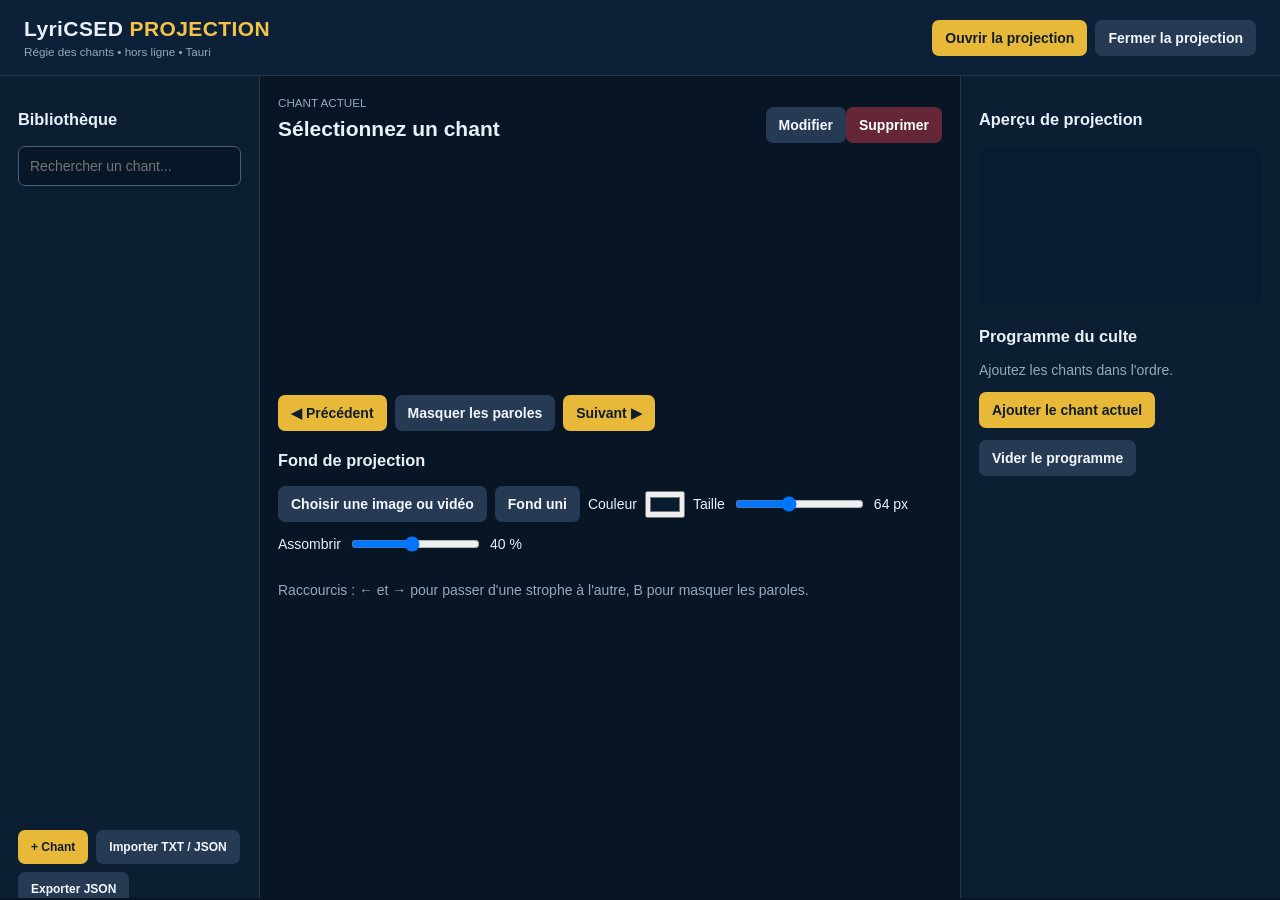
<file: projection/index.html>
<!doctype html><html lang="fr"><head><meta charset="utf-8"><meta name="viewport" content="width=device-width,initial-scale=1"><title>LyriCSED Projection</title><link rel="stylesheet" href="style.css"></head><body>
<header><div><strong>LyriCSED <span>PROJECTION</span></strong><small>Régie des chants • hors ligne • Tauri</small></div><div class="actions"><button id="open">Ouvrir la projection</button><button id="close" class="secondary">Fermer la projection</button></div></header>
<main><aside><h3>Bibliothèque <span id="count"></span></h3><input id="search" placeholder="Rechercher un chant..."><div id="songs" class="songlist"></div><div class="toolbar"><button id="add">+ Chant</button><button id="import" class="secondary">Importer TXT / JSON</button><button id="export" class="secondary">Exporter JSON</button></div></aside>
<section class="editor"><div class="sectionhead"><div><small>CHANT ACTUEL</small><h2 id="title">Sélectionnez un chant</h2></div><div><button id="edit" class="secondary">Modifier</button><button id="remove" class="danger">Supprimer</button></div></div>
<div id="slides" class="slides"></div><div class="controls"><button id="prev">◀ Précédent</button><button id="black" class="secondary">Masquer les paroles</button><button id="next">Suivant ▶</button></div>
<h3>Fond de projection</h3><div class="settings"><button id="media" class="secondary">Choisir une image ou vidéo</button><button id="plain" class="secondary">Fond uni</button><label>Couleur <input id="color" type="color" value="#081c31"></label><label>Taille <input id="font" type="range" min="32" max="110" value="64"><output id="fontsize">64 px</output></label><label>Assombrir <input id="dim" type="range" min="0" max="85" value="40"><output id="dimval">40 %</output></label></div><p class="hint">Raccourcis : ← et → pour passer d'une strophe à l'autre, B pour masquer les paroles.</p></section>
<aside class="right"><h3>Aperçu de projection</h3><div id="preview" class="preview"><video id="previewVideo" autoplay muted loop playsinline></video><div class="shade" id="previewShade"></div><div id="previewText"></div></div><h3>Programme du culte</h3><p class="muted">Ajoutez les chants dans l'ordre.</p><button id="queueAdd">Ajouter le chant actuel</button><div id="queue" class="queue"></div><button id="queueClear" class="secondary">Vider le programme</button></aside></main>
<dialog id="songDialog"><form method="dialog"><h2 id="dialogTitle">Chant</h2><label>Titre <input id="songTitle" required></label><label>Artiste <input id="artist"></label><label>Paroles (ligne vide entre les strophes)<textarea id="lyrics" rows="14"></textarea></label><div class="actions"><button value="cancel" class="secondary">Annuler</button><button id="saveSong" value="save">Enregistrer</button></div></form></dialog>
<script src="renderer.js"></script></body></html>
</file>
<file: projection/style.css>
:root{font-family:Inter,"Segoe UI",Arial,sans-serif;color:#e9f0f8;background:#071525;font-size:14px}*{box-sizing:border-box}body{margin:0}button,input,textarea{font:inherit}button{background:#e8b939;color:#101d2c;border:0;border-radius:7px;padding:10px 13px;cursor:pointer;font-weight:650}button:hover{filter:brightness(1.12)}button.secondary{background:#263a53;color:#f3f7fe}button.danger{background:#652735;color:#fff}header{padding:17px 24px;display:flex;align-items:center;justify-content:space-between;border-bottom:1px solid #26374b;background:#0c2037}header strong{font-size:21px;letter-spacing:.4px}header strong span{color:#f3c34a}header small{display:block;color:#90a9c0;margin-top:4px}.actions,.toolbar,.controls,.settings{display:flex;align-items:center;gap:8px;flex-wrap:wrap}main{height:calc(100vh - 78px);display:grid;grid-template-columns:260px minmax(420px,1fr) 320px;gap:0}aside,.editor{padding:18px;overflow:auto}aside{background:#0b1e32;border-right:1px solid #24364b}.right{border-right:0;border-left:1px solid #24364b}.songlist{overflow:auto;height:calc(100% - 170px);margin:14px 0}.song,.slide{display:block;background:#122d49;color:#f0f4fb;text-align:left;width:100%;margin:5px 0;font-weight:500}.song.selected,.slide.selected{outline:2px solid #e8b939}.toolbar button{font-size:12px}.sectionhead{display:flex;justify-content:space-between;align-items:center;gap:10px}.sectionhead h2{margin:7px 0 14px}.sectionhead small,.muted,.hint{color:#97a9bd}.slides{display:grid;grid-template-columns:repeat(auto-fit,minmax(190px,1fr));gap:10px;min-height:220px;max-height:37vh;overflow:auto}.slide{padding:15px;white-space:pre-line;min-height:110px}.slide small{color:#d8bd72}.slide p{white-space:pre-line;line-height:1.5}.controls{margin:20px 0}.settings{margin:14px 0}.settings label{display:flex;align-items:center;gap:8px;padding:4px 0}input:not([type=range]):not([type=color]),textarea{background:#071727;border:1px solid #466078;border-radius:7px;color:white;padding:11px;width:100%}input[type=color]{width:40px}output{min-width:50px}.hint{margin-top:24px}.preview{position:relative;aspect-ratio:16/9;background:#081c31;background-position:center;background-size:cover;overflow:hidden;display:flex;align-items:center;justify-content:center;border-radius:10px;margin:15px 0 22px}.preview video,.preview .shade{position:absolute;inset:0;width:100%;height:100%;object-fit:cover}.preview .shade{z-index:1}#previewText{z-index:2;position:relative;white-space:pre-line;text-align:center;font-weight:700;line-height:1.2;text-shadow:0 3px 8px #000;padding:10px}.queueitem{display:flex;gap:6px;margin:7px 0}.queueitem button:first-child{flex:1;text-align:left}.queue{margin:12px 0}dialog{background:#10263d;color:white;border:1px solid #526580;border-radius:12px;width:min(620px,90vw)}dialog form{display:grid;gap:14px}dialog label{display:grid;gap:7px}.projection-page{width:100vw;height:100vh;background:#081c31;overflow:hidden}.projection-page video,.projection-page #bgImage,.projection-page #overlay{position:fixed;inset:0;width:100%;height:100%;object-fit:cover}#bgImage{background-position:center;background-size:cover}#overlay{z-index:2}#projectedText{position:fixed;inset:0;z-index:3;display:flex;align-items:center;justify-content:center;color:white;text-align:center;white-space:pre-line;font-weight:700;line-height:1.35;text-shadow:0 4px 12px #000;padding:6vw;overflow-wrap:anywhere}@media(max-width:1150px){main{grid-template-columns:240px 1fr}.right{display:none}}
</file>
